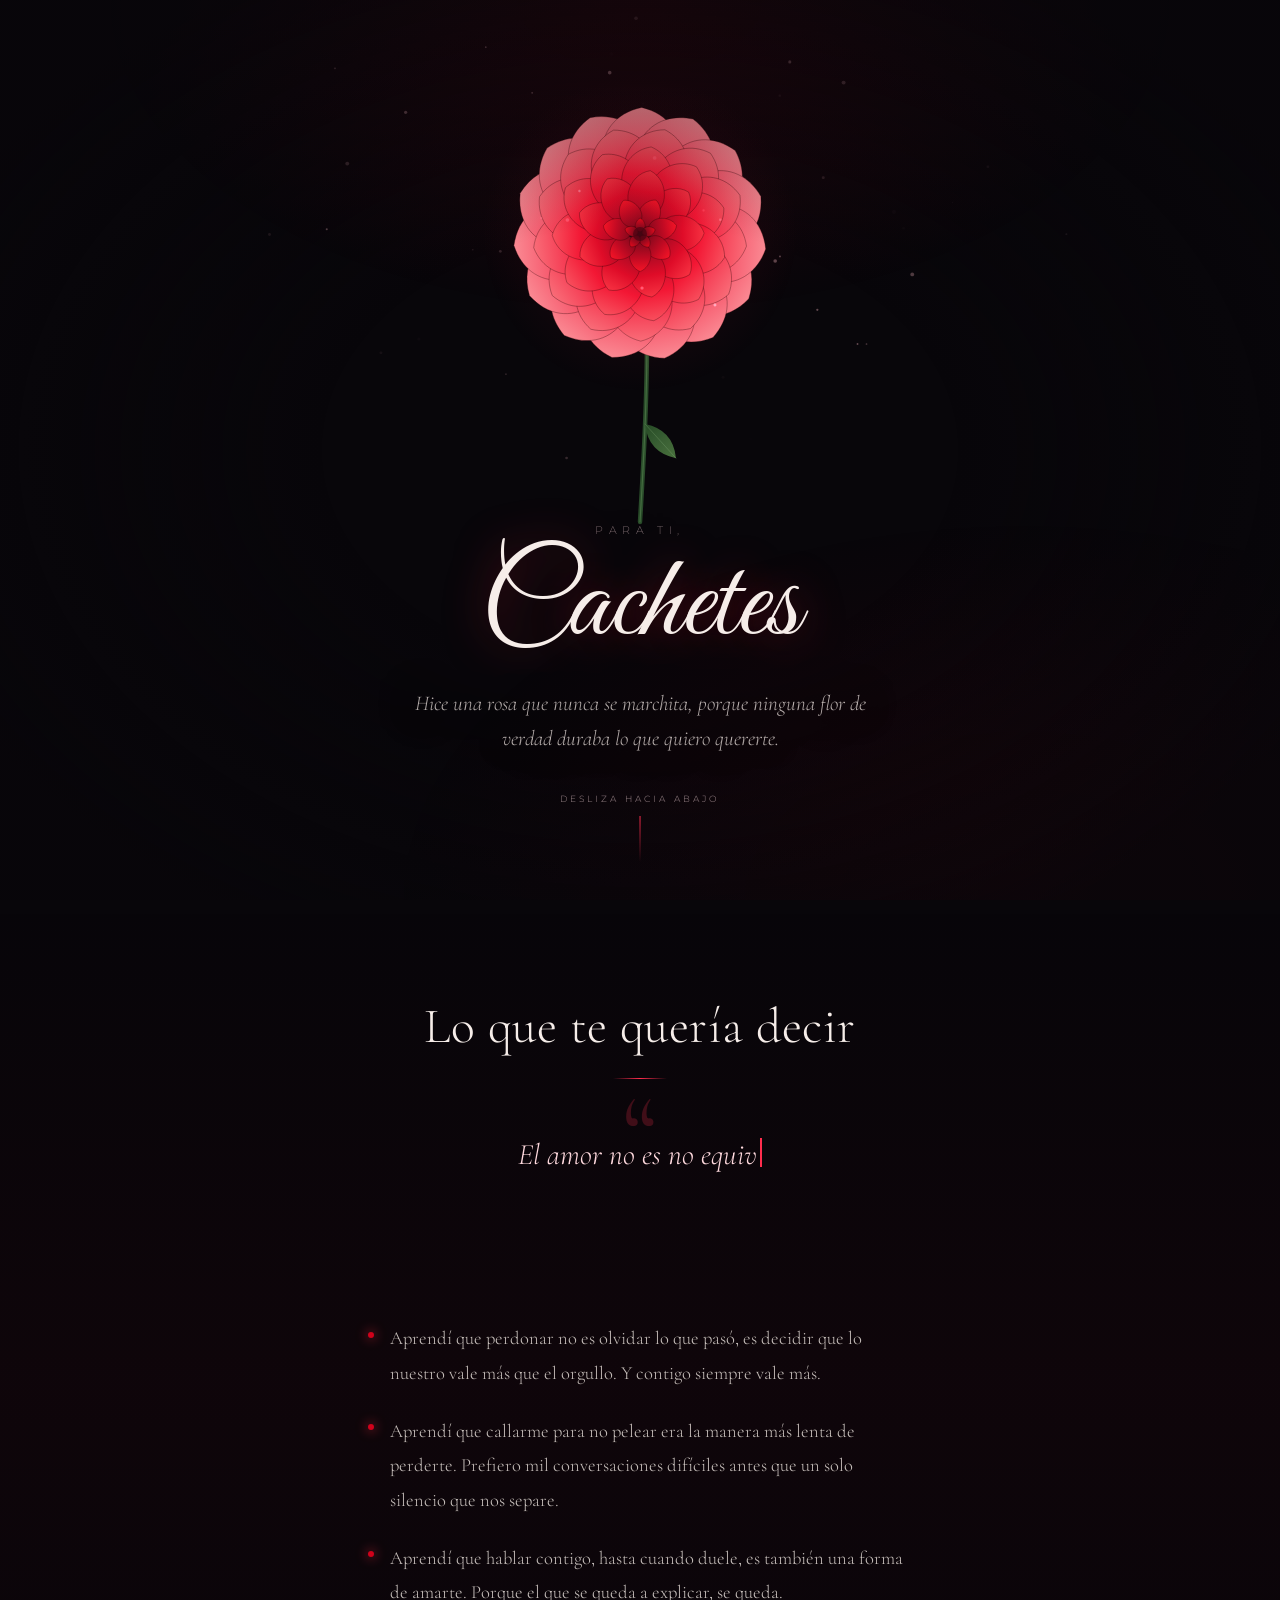
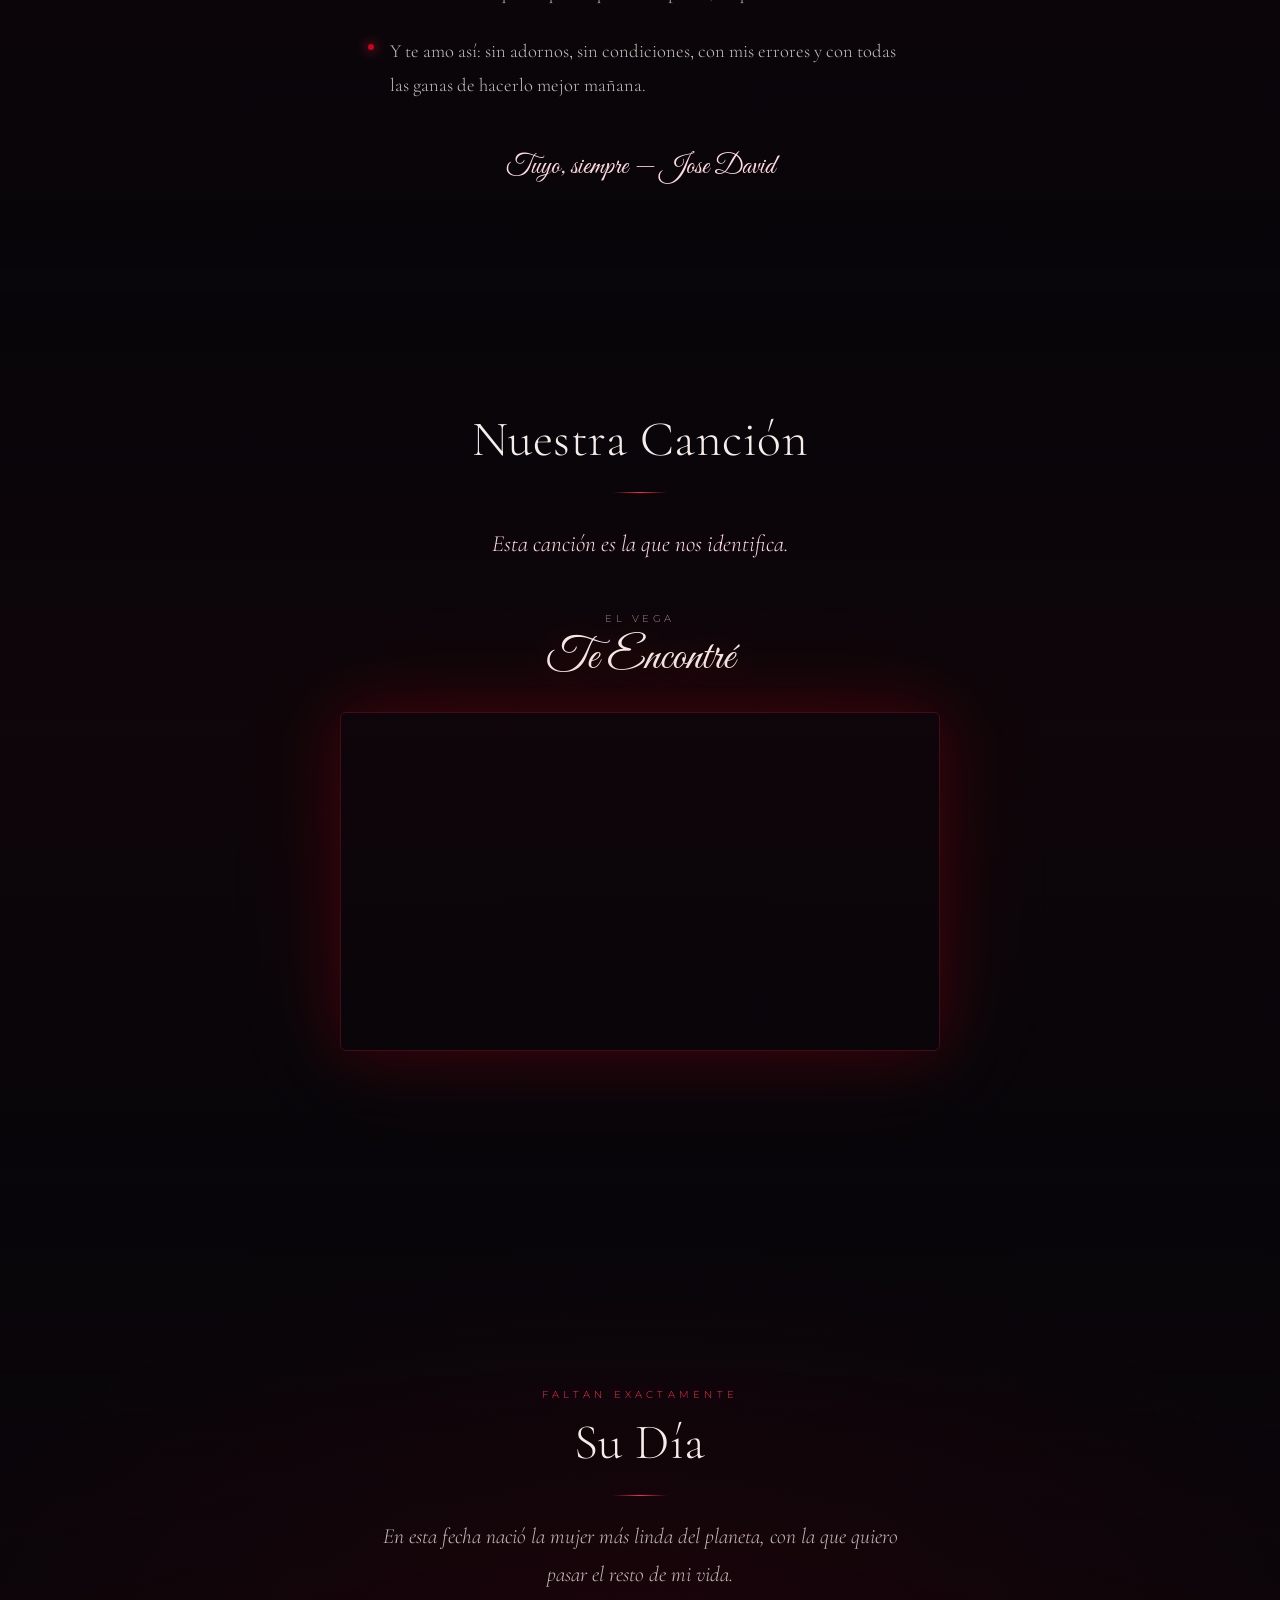
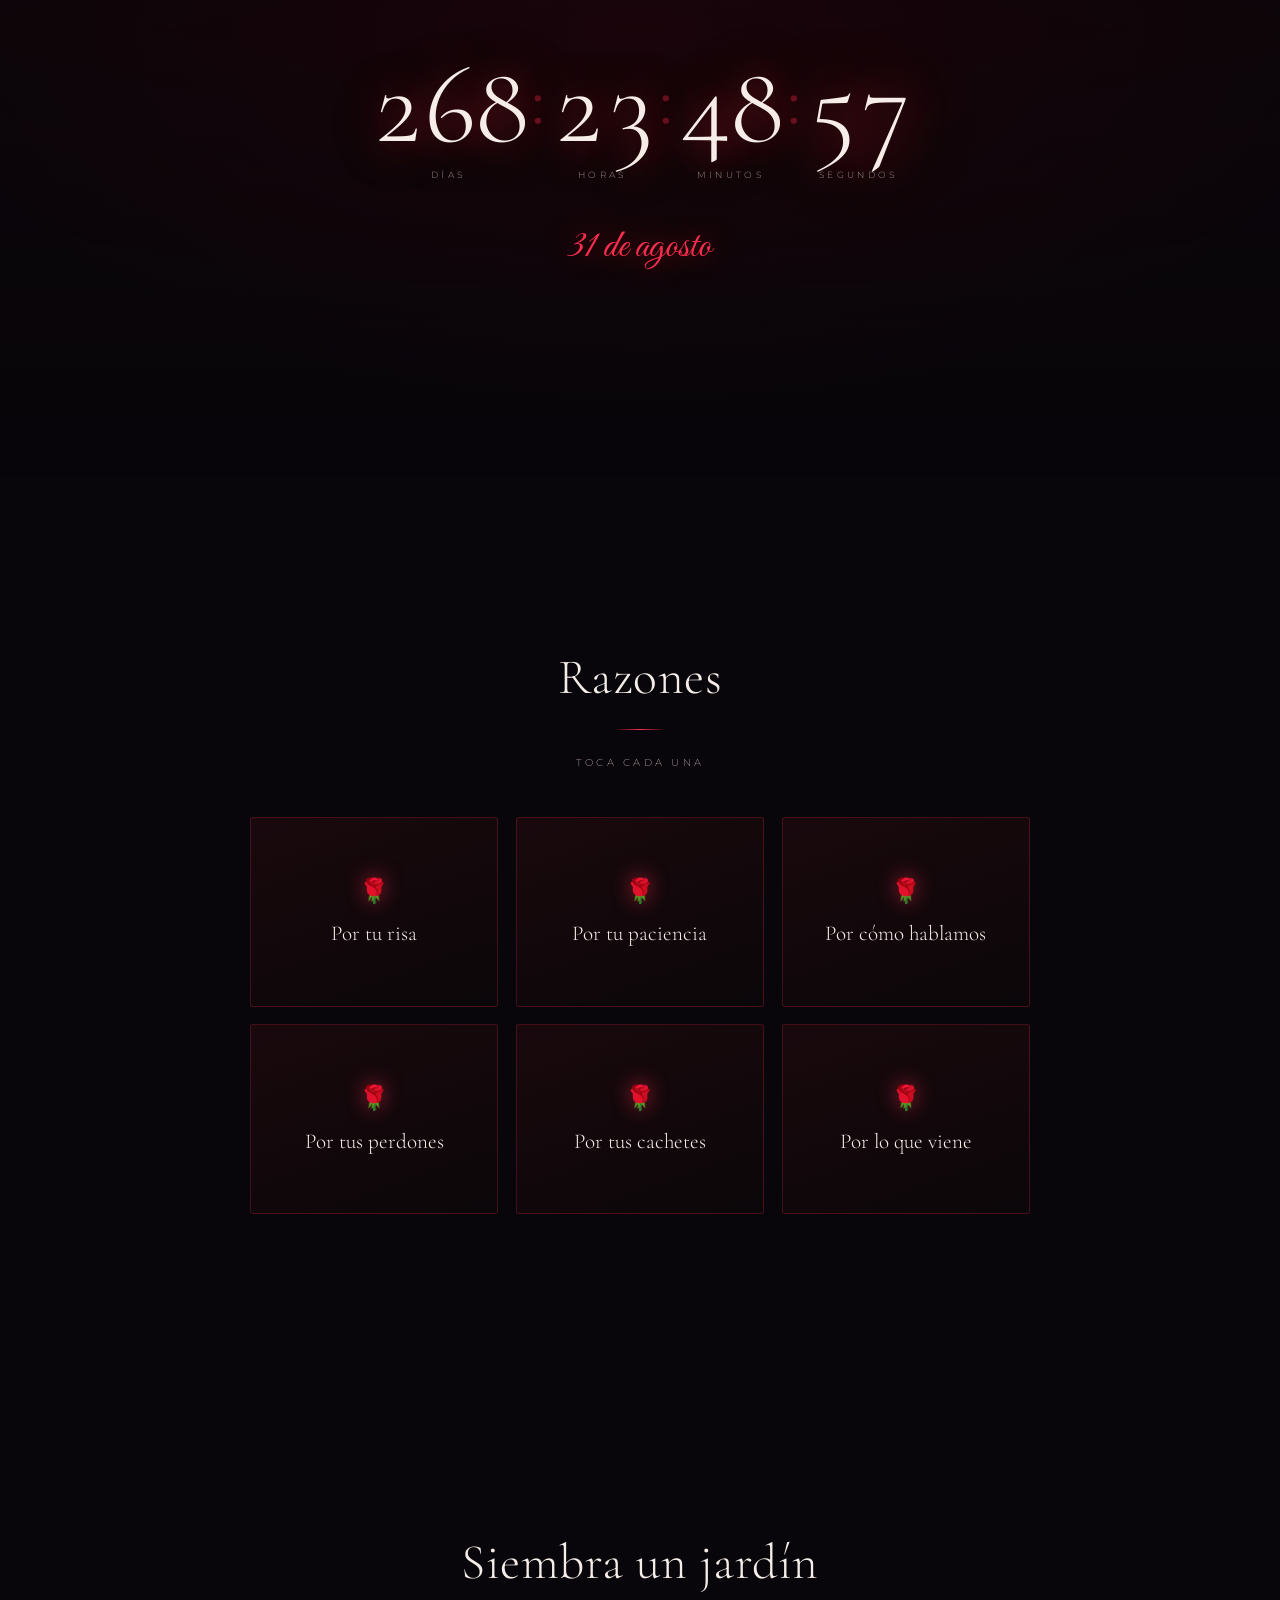
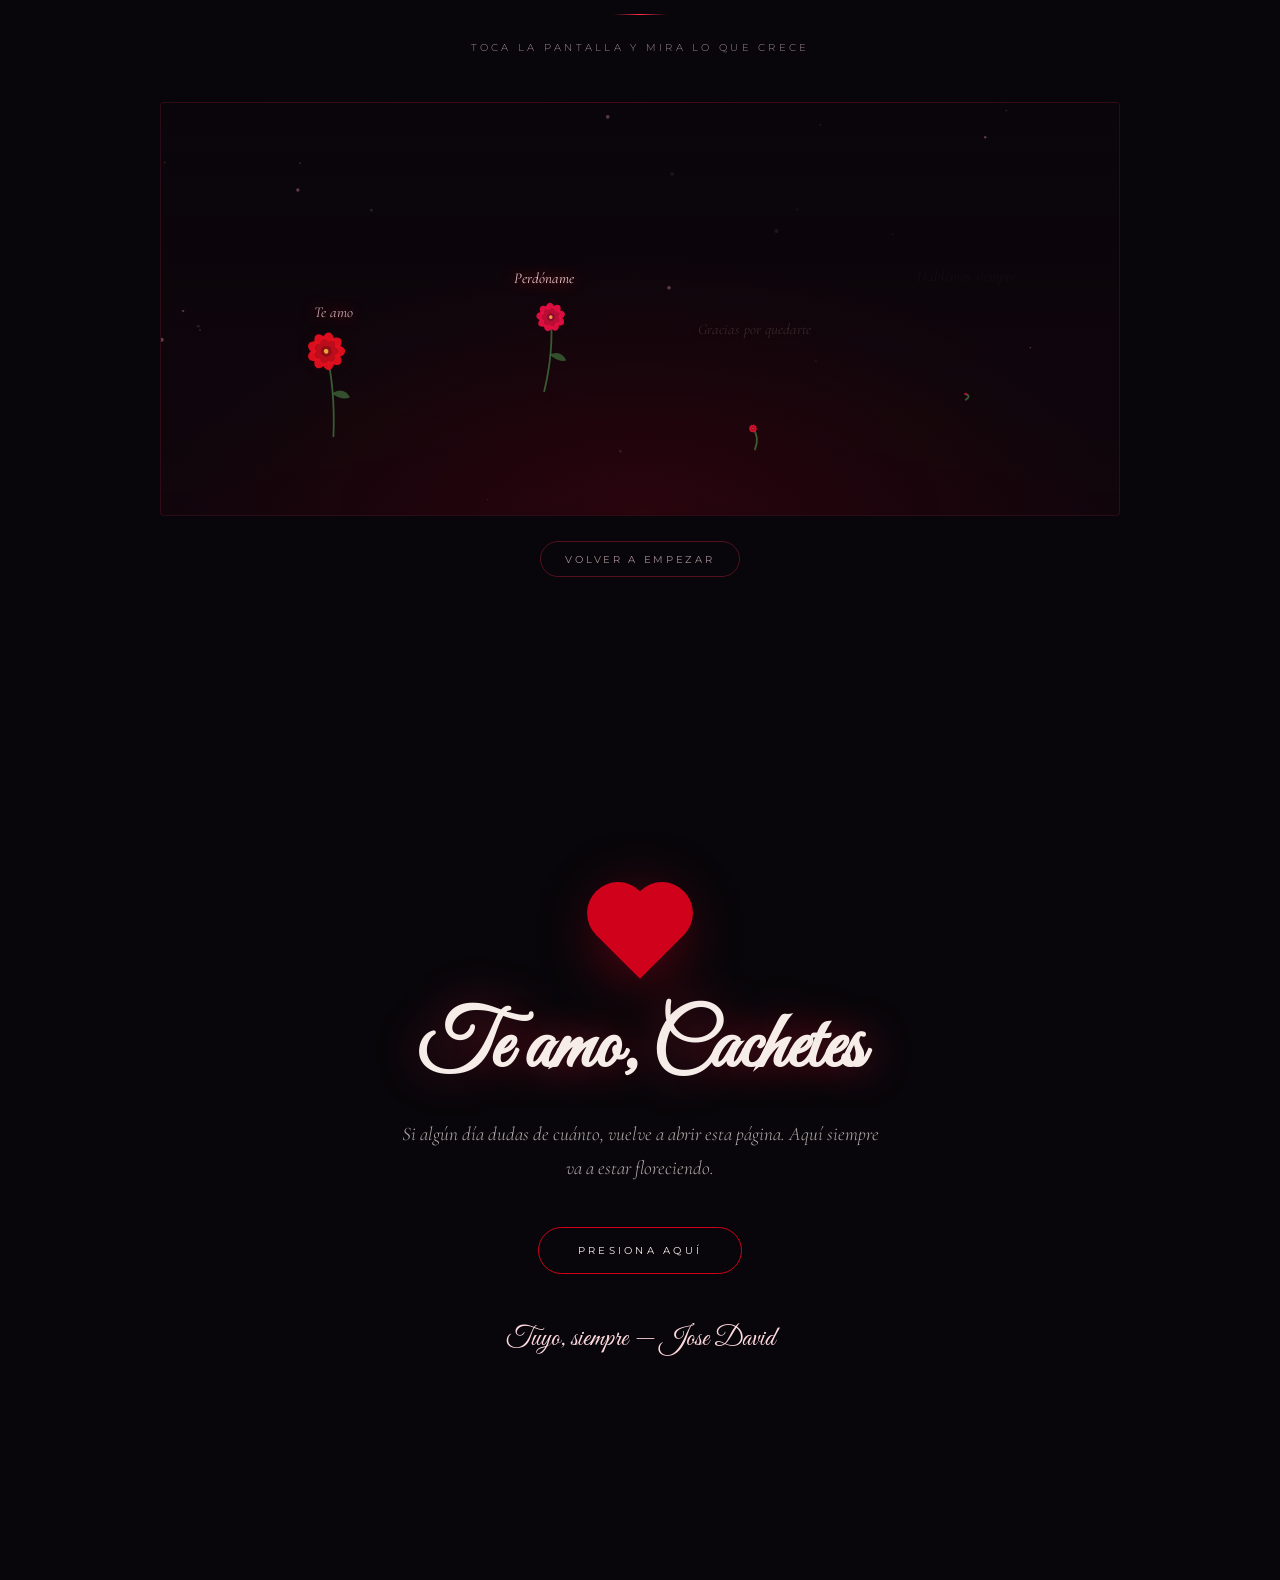
<file: index.html>
<!DOCTYPE html>
<html lang="es">
<head>
<meta charset="UTF-8">
<meta name="viewport" content="width=device-width, initial-scale=1.0">
<title>Para Cachetes ❤</title>
<meta name="description" content="Una rosa que no se marchita.">
<link rel="preconnect" href="https://fonts.googleapis.com">
<link rel="preconnect" href="https://fonts.gstatic.com" crossorigin>
<link href="https://fonts.googleapis.com/css2?family=Cormorant+Garamond:ital,wght@0,300;0,400;0,600;1,300;1,400&family=Montserrat:wght@200;300;400;500&family=Great+Vibes&display=swap" rel="stylesheet">
<link rel="stylesheet" href="style.css">
<link rel="icon" href="data:image/svg+xml,<svg xmlns='http://www.w3.org/2000/svg' viewBox='0 0 100 100'><text y='.9em' font-size='90'>🌹</text></svg>">
</head>
<body>

<!-- Lluvia de pétalos (fondo, toda la página) -->
<canvas id="petalos" aria-hidden="true"></canvas>

<!-- ══════════ 1. INICIO ══════════ -->
<section id="inicio" class="seccion hero">
  <div class="vineta"></div>
  <canvas id="rosa" aria-label="Una rosa roja que florece"></canvas>
  <div class="hero-texto">
    <p class="saludo" data-rev>Para ti,</p>
    <h1 class="titulo-hero" data-rev>Cachetes</h1>
    <p class="subtitulo" data-rev></p>
  </div>
  <div class="scroll-hint" data-rev>
    <span></span>
    <div class="linea"></div>
  </div>
</section>

<!-- ══════════ 2. LA CARTA ══════════ -->
<section id="carta" class="seccion carta">
  <div class="contenedor">
    <h2 class="titulo-seccion" data-rev></h2>
    <blockquote class="frase" data-rev>
      <span class="comilla">“</span>
      <p id="frase-texto"></p>
    </blockquote>
    <div class="parrafos" id="carta-parrafos"></div>
    <p class="firma" data-rev></p>
  </div>
</section>

<!-- ══════════ 3. NUESTRA CANCIÓN ══════════ -->
<section id="cancion" class="seccion cancion">
  <div class="contenedor">
    <h2 class="titulo-seccion" data-rev></h2>
    <p class="cancion-descripcion" data-rev></p>
    <div class="cancion-player" data-rev>
      <div class="cancion-info">
        <span class="cancion-artista"></span>
        <span class="cancion-titulo-track"></span>
      </div>
      <div class="cancion-embed">
        <iframe
          src="https://www.youtube-nocookie.com/embed/8g3KHA8ROiA?rel=0&modestbranding=1&color=white"
          title="El Vega - Te Encontré"
          allow="autoplay; encrypted-media"
          allowfullscreen
          loading="lazy">
        </iframe>
      </div>
    </div>
  </div>
</section>

<!-- ══════════ 4. SU DÍA — CUENTA REGRESIVA ══════════ -->
<section id="cumpleanos" class="seccion cumpleanos">
  <div class="contenedor">
    <p class="cd-etiqueta" data-rev></p>
    <h2 class="titulo-seccion" data-rev></h2>
    <p class="cd-mensaje" data-rev></p>

    <div class="cd-wrap" data-rev>
      <div class="cd-unidades">
        <div class="cd-unidad">
          <span class="cd-numero" id="cd-dias">00</span>
          <span class="cd-label">días</span>
        </div>
        <span class="cd-sep">:</span>
        <div class="cd-unidad">
          <span class="cd-numero" id="cd-horas">00</span>
          <span class="cd-label">horas</span>
        </div>
        <span class="cd-sep">:</span>
        <div class="cd-unidad">
          <span class="cd-numero" id="cd-minutos">00</span>
          <span class="cd-label">minutos</span>
        </div>
        <span class="cd-sep">:</span>
        <div class="cd-unidad">
          <span class="cd-numero" id="cd-segs">00</span>
          <span class="cd-label">segundos</span>
        </div>
      </div>
      <p class="cd-fecha" data-rev>31 de agosto</p>
    </div>

    <div class="cumple-activo" id="cumple-activo" style="display:none">
      <p class="cumple-titulo" id="cumple-titulo"></p>
      <p class="cumple-texto" id="cumple-texto"></p>
    </div>
  </div>
</section>

<!-- ══════════ 5. RAZONES ══════════ -->
<section id="razones" class="seccion razones">
  <div class="contenedor">
    <h2 class="titulo-seccion" data-rev></h2>
    <p class="pista" data-rev></p>
    <div class="tarjetas" id="tarjetas"></div>
  </div>
</section>

<!-- ══════════ 6. JARDÍN INTERACTIVO ══════════ -->
<section id="jardin" class="seccion jardin">
  <div class="contenedor">
    <h2 class="titulo-seccion" data-rev></h2>
    <p class="pista" data-rev></p>
  </div>
  <canvas id="jardin-canvas"></canvas>
  <button id="limpiar-jardin" class="btn-fantasma" type="button">volver a empezar</button>
</section>

<!-- ══════════ 7. FINAL ══════════ -->
<section id="final" class="seccion final">
  <div class="contenedor">
    <div class="corazon" id="corazon" aria-hidden="true"></div>
    <h2 class="titulo-final" data-rev></h2>
    <p class="texto-final" data-rev></p>
    <button id="btn-final" class="btn" type="button"></button>
    <p class="firma-final" data-rev></p>
  </div>
</section>

<script src="contenido.js"></script>
<script src="rosa.js"></script>
<script src="petalos.js"></script>
<script src="jardin.js"></script>
<script src="app.js"></script>
<script src="cumpleanos.js"></script>
</body>
</html>
</file>
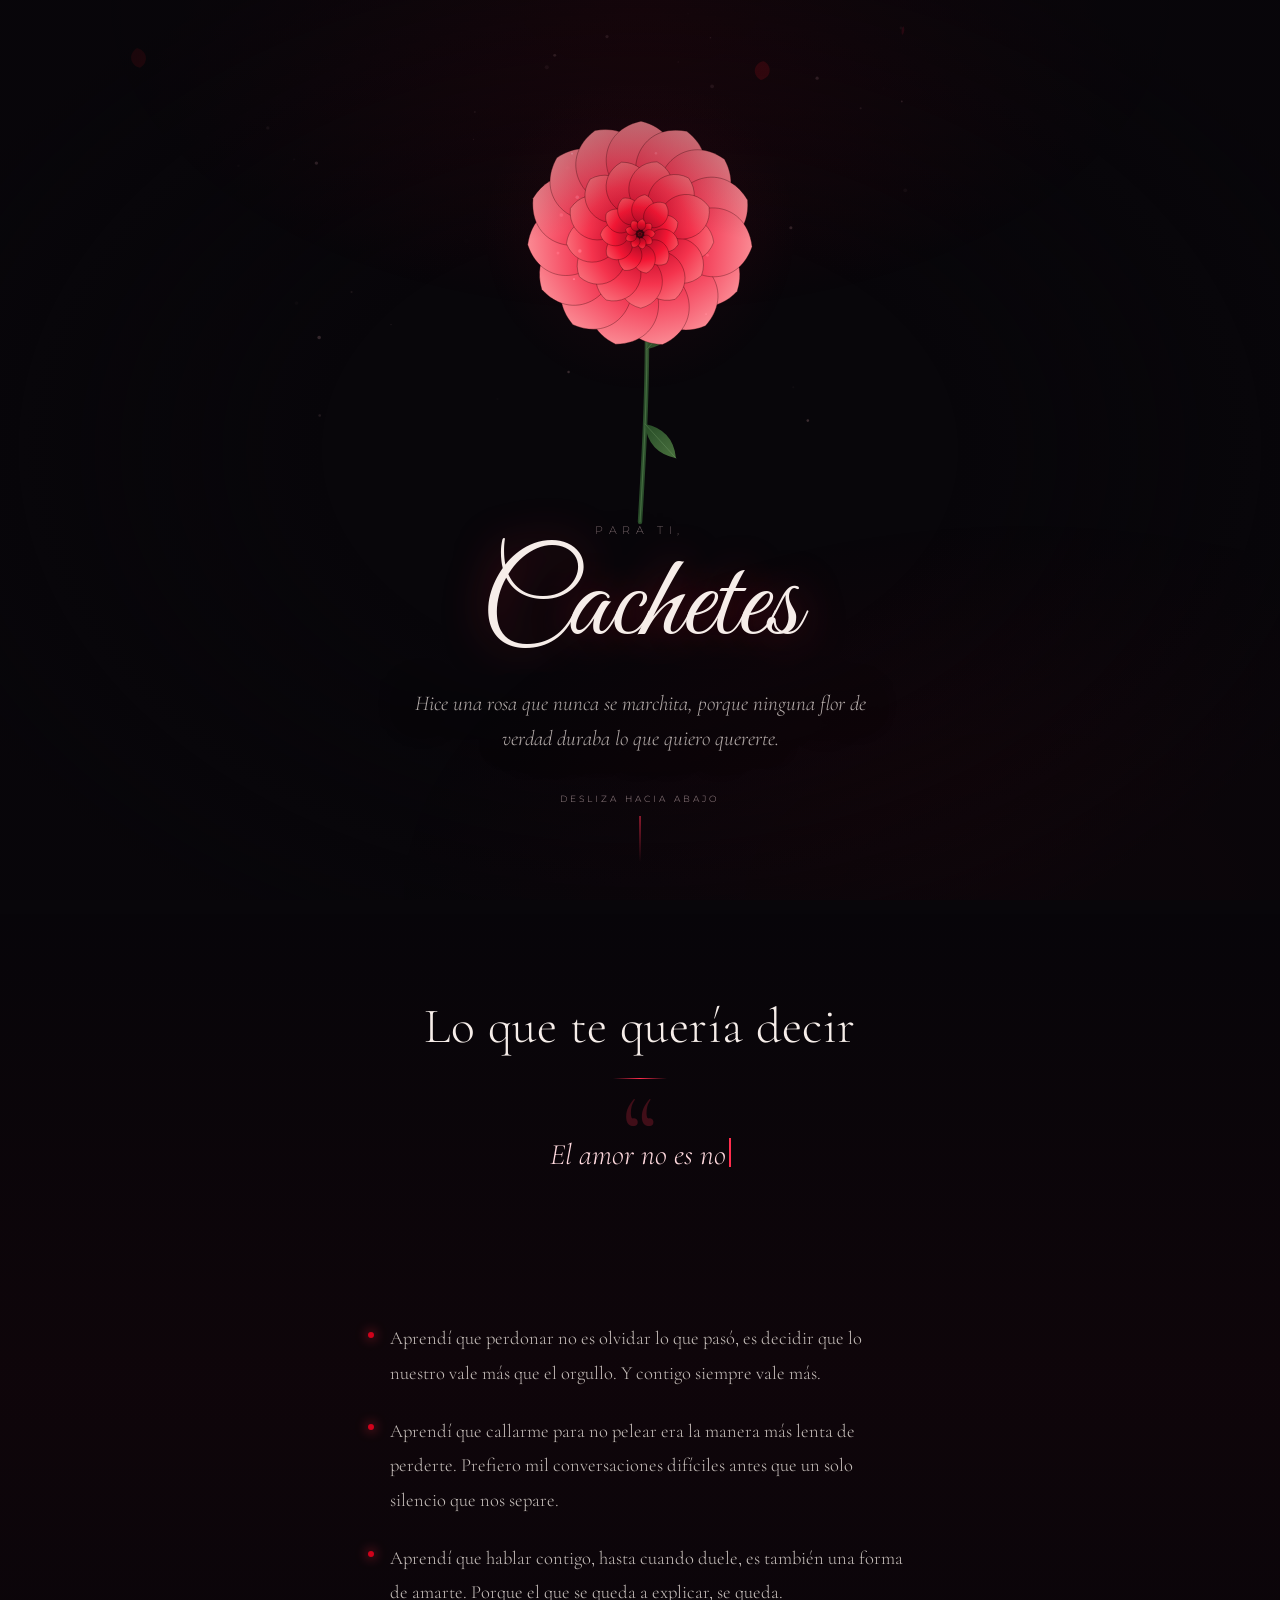
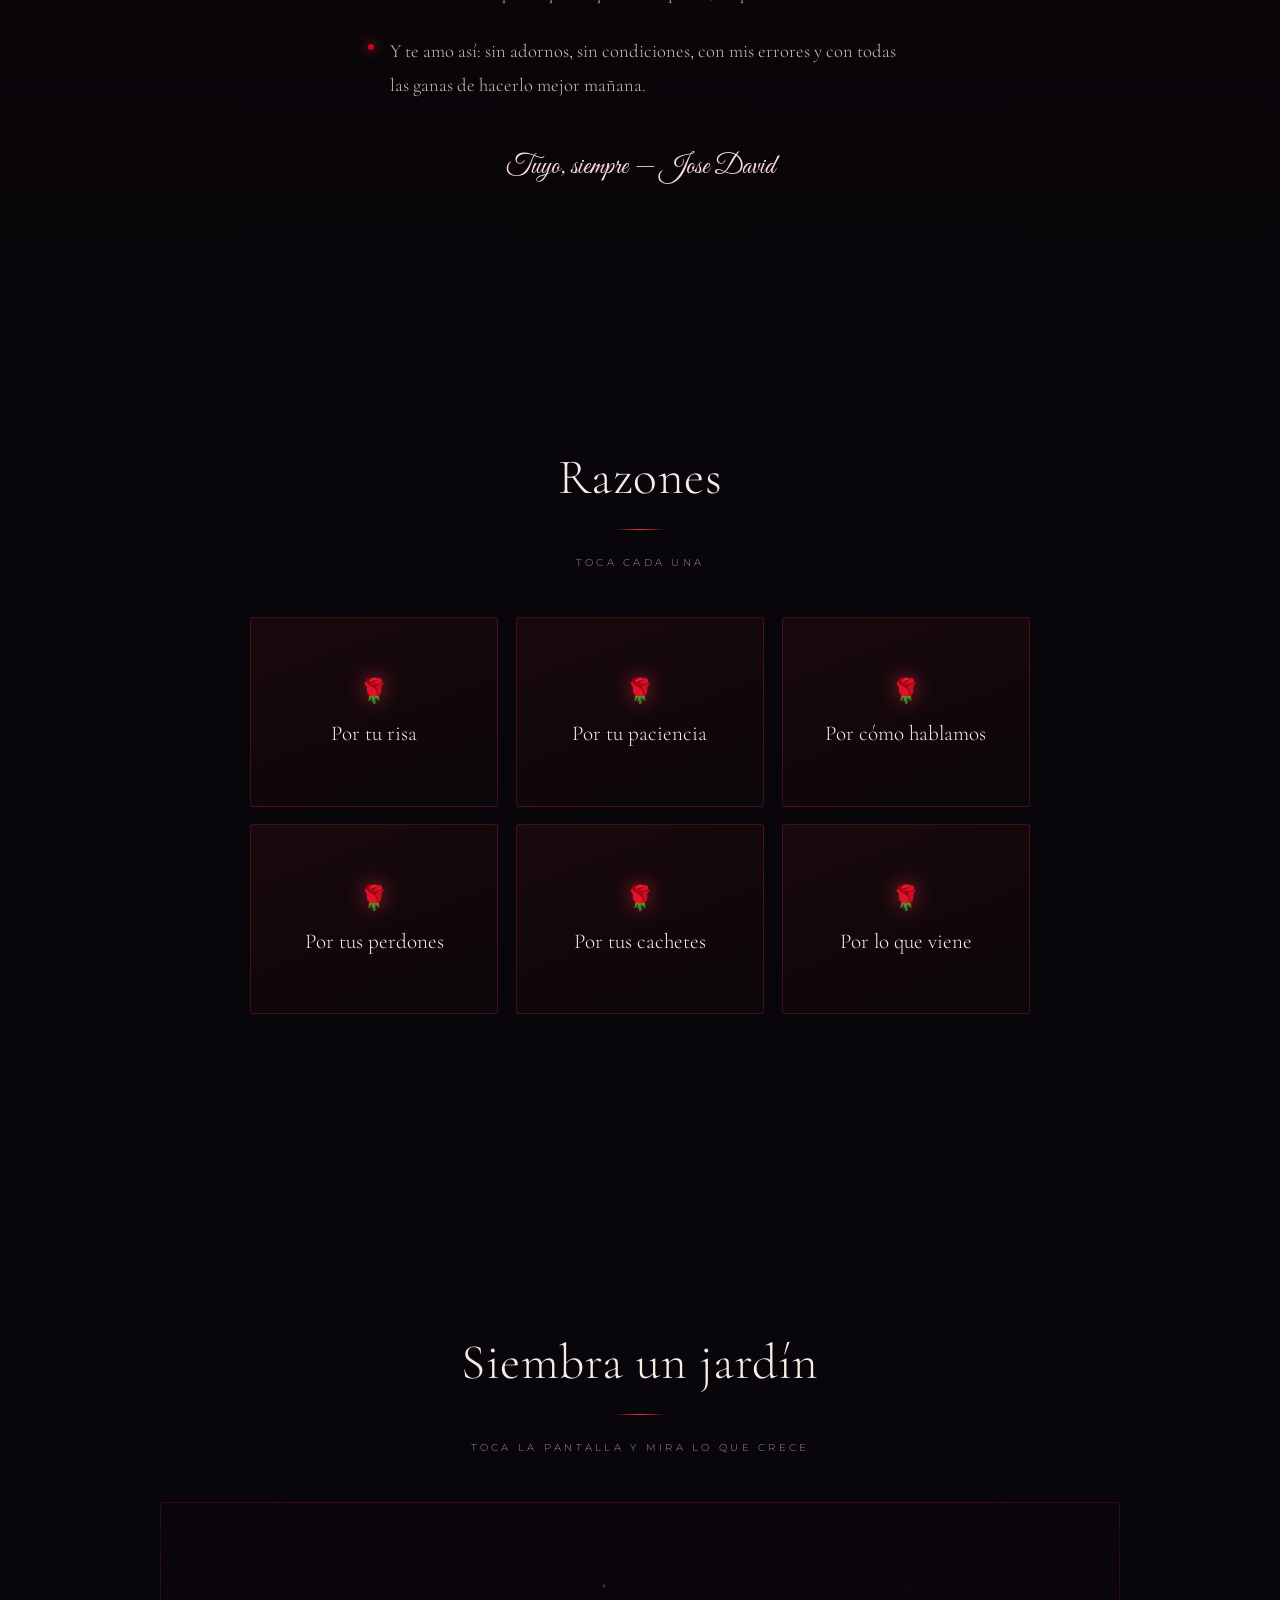
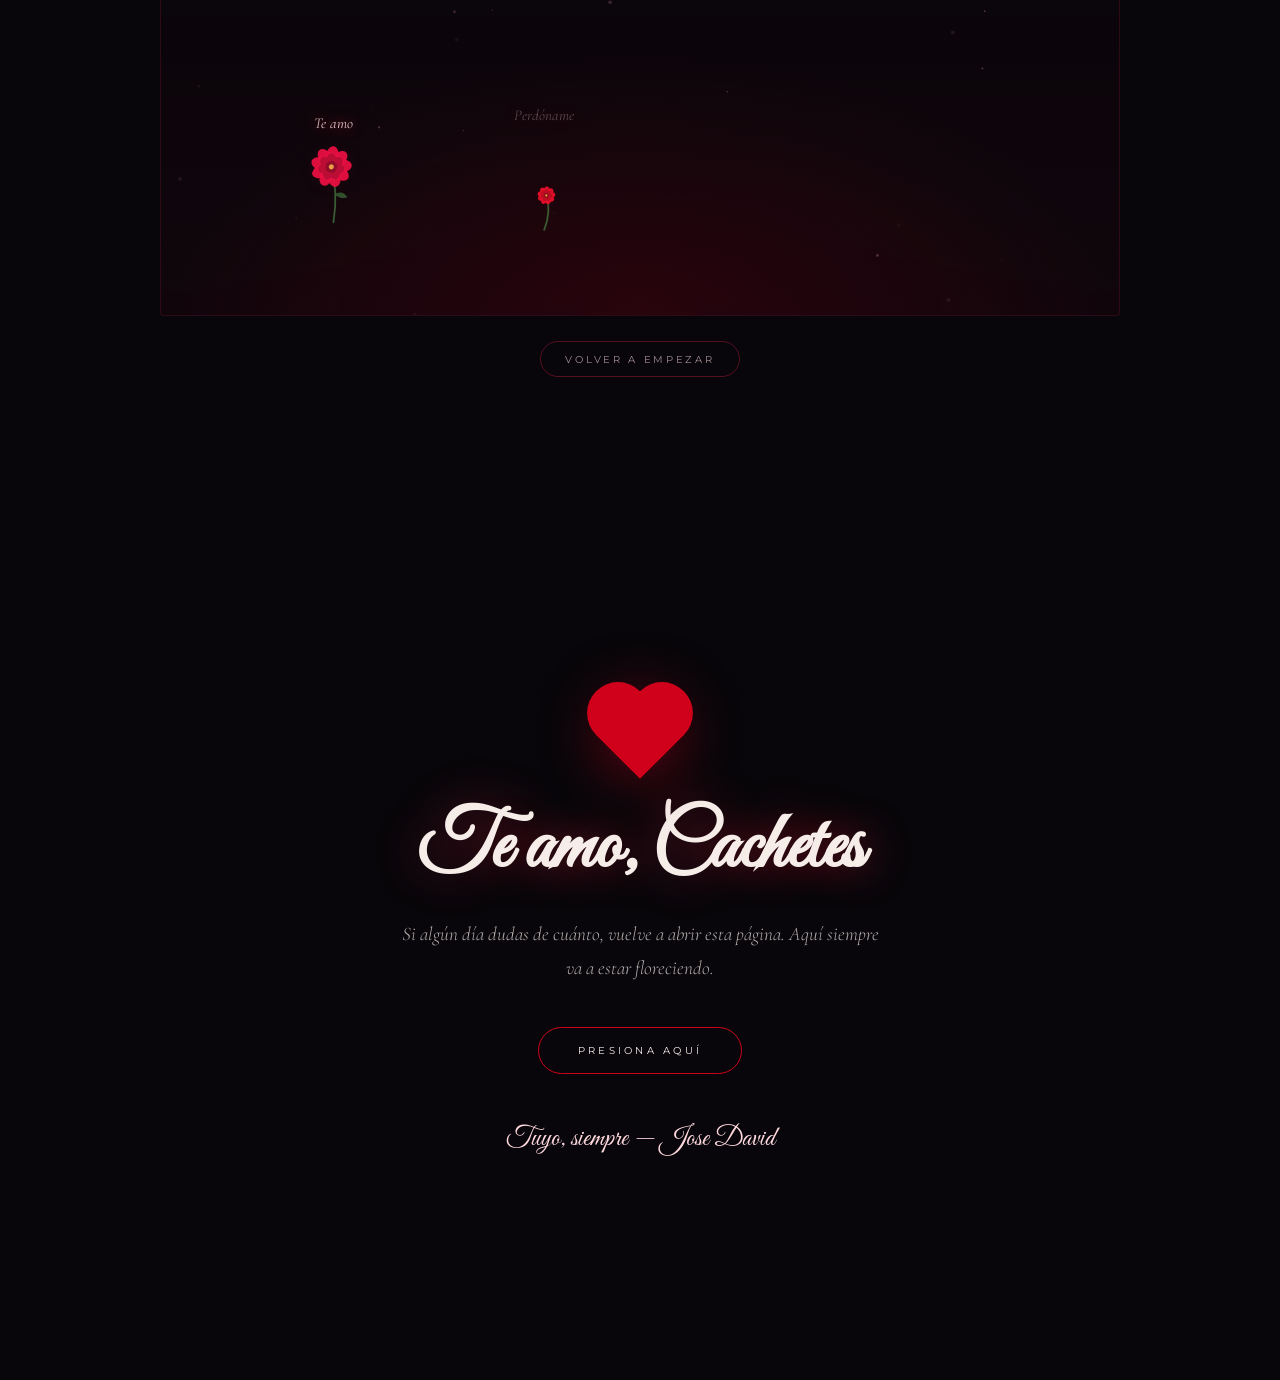
<file: para-cachetes.html>
<!DOCTYPE html>
<html lang="es">
<head>
<meta charset="UTF-8">
<meta name="viewport" content="width=device-width, initial-scale=1.0">
<title>Para Cachetes ❤</title>
<meta name="description" content="Una rosa que no se marchita.">
<link rel="preconnect" href="https://fonts.googleapis.com">
<link rel="preconnect" href="https://fonts.gstatic.com" crossorigin>
<link href="https://fonts.googleapis.com/css2?family=Cormorant+Garamond:ital,wght@0,300;0,400;0,600;1,300;1,400&family=Montserrat:wght@200;300;400;500&family=Great+Vibes&display=swap" rel="stylesheet">
<style>
/* =============================================================
   Para Cachetes — hoja de estilos
   Paleta: rojo pasión sobre negro
   ============================================================= */

:root {
  --negro:        #08060a;
  --negro-suave:  #100a0e;
  --rojo:         #d0021b;
  --rojo-vivo:    #ff2d4d;
  --rojo-hondo:   #6b0210;
  --rosa-palido:  #ffd9de;
  --crema:        #f6ede9;
  --gris:         #a08b8f;
  --serif:  'Cormorant Garamond', Georgia, serif;
  --sans:   'Montserrat', system-ui, sans-serif;
  --script: 'Great Vibes', 'Cormorant Garamond', cursive;
}

* { margin: 0; padding: 0; box-sizing: border-box; }

html { scroll-behavior: smooth; }

body {
  background: var(--negro);
  color: var(--crema);
  font-family: var(--sans);
  font-weight: 300;
  overflow-x: hidden;
  -webkit-font-smoothing: antialiased;
}

/* Fondo con brillo rojo muy tenue */
body::before {
  content: '';
  position: fixed;
  inset: 0;
  background:
    radial-gradient(ellipse 60% 50% at 50% 0%,   rgba(208, 2, 27, .13), transparent 70%),
    radial-gradient(ellipse 70% 60% at 80% 100%, rgba(107, 2, 16, .18), transparent 70%);
  pointer-events: none;
  z-index: 0;
}

#petalos {
  position: fixed;
  inset: 0;
  width: 100%;
  height: 100%;
  pointer-events: none;
  z-index: 1;
}

.seccion {
  position: relative;
  z-index: 2;
  min-height: 100vh;
  display: flex;
  flex-direction: column;
  align-items: center;
  justify-content: center;
  padding: 6rem 1.5rem;
}

.contenedor {
  width: 100%;
  max-width: 860px;
  margin: 0 auto;
  text-align: center;
}

/* --- Animación de aparición --- */
[data-rev] {
  opacity: 0;
  transform: translateY(28px);
  transition: opacity 1.1s cubic-bezier(.22,.61,.36,1),
              transform 1.1s cubic-bezier(.22,.61,.36,1);
}
[data-rev].visible { opacity: 1; transform: none; }

/* ══════════ 1. HERO ══════════ */
.hero {
  padding: 0 0 9rem;
  overflow: hidden;
  justify-content: flex-end;
}

#rosa {
  position: absolute;
  inset: 0;
  width: 100%;
  height: 100%;
  z-index: 1;
}

.vineta {
  position: absolute;
  inset: 0;
  z-index: 2;
  pointer-events: none;
  background: radial-gradient(ellipse at center, transparent 35%, rgba(8,6,10,.75) 85%);
}

.hero-texto {
  position: relative;
  z-index: 3;
  text-align: center;
  padding: 0 1.5rem;
  margin-top: 0;
  text-shadow: 0 2px 30px rgba(8,6,10,.95), 0 0 60px rgba(8,6,10,.8);
}

.saludo {
  font-family: var(--sans);
  font-weight: 200;
  letter-spacing: .5em;
  text-transform: uppercase;
  font-size: .68rem;
  color: var(--gris);
  margin-bottom: .8rem;
  transition-delay: 2.6s;
}

.titulo-hero {
  font-family: var(--script);
  font-weight: 400;
  font-size: clamp(3.6rem, 13vw, 7.5rem);
  line-height: .95;
  color: var(--crema);
  transition-delay: 2.9s;
  text-shadow: 0 0 42px rgba(255, 45, 77, .38), 0 4px 40px rgba(0,0,0,.9);
}

.subtitulo {
  font-family: var(--serif);
  font-style: italic;
  font-size: clamp(1rem, 2.4vw, 1.32rem);
  font-weight: 300;
  color: rgba(246,237,233,.72);
  max-width: 30rem;
  margin: 1.4rem auto 0;
  line-height: 1.65;
  transition-delay: 3.3s;
}

.scroll-hint {
  position: absolute;
  bottom: 2.4rem;
  left: 50%;
  transform: translateX(-50%) translateY(28px);
  z-index: 3;
  display: flex;
  flex-direction: column;
  align-items: center;
  gap: .7rem;
  transition-delay: 4s;
}
.scroll-hint.visible { transform: translateX(-50%); }
.scroll-hint span {
  font-size: .58rem;
  letter-spacing: .34em;
  text-transform: uppercase;
  color: var(--gris);
}
.scroll-hint .linea {
  width: 1px;
  height: 46px;
  background: linear-gradient(var(--rojo-vivo), transparent);
  animation: fluir 2.4s ease-in-out infinite;
}
@keyframes fluir {
  0%, 100% { transform: scaleY(.35); opacity: .35; transform-origin: top; }
  50%      { transform: scaleY(1);   opacity: 1;   transform-origin: top; }
}

/* ══════════ Títulos de sección ══════════ */
.titulo-seccion {
  font-family: var(--serif);
  font-weight: 300;
  font-size: clamp(2rem, 5.5vw, 3.1rem);
  letter-spacing: .01em;
  margin-bottom: 1rem;
}
.titulo-seccion::after {
  content: '';
  display: block;
  width: 54px;
  height: 1px;
  margin: 1.4rem auto 0;
  background: linear-gradient(90deg, transparent, var(--rojo-vivo), transparent);
}

.pista {
  font-size: .64rem;
  letter-spacing: .32em;
  text-transform: uppercase;
  color: var(--gris);
  margin: 1.6rem 0 3rem;
  transition-delay: .15s;
}

/* ══════════ 2. CARTA ══════════ */
.carta { background: linear-gradient(180deg, transparent, rgba(107,2,16,.07) 50%, transparent); }

.frase {
  position: relative;
  margin: 3.2rem auto 3.6rem;
  max-width: 40rem;
  transition-delay: .2s;
}
.frase .comilla {
  position: absolute;
  top: -3.2rem;
  left: 50%;
  transform: translateX(-50%);
  font-family: var(--serif);
  font-size: 7rem;
  line-height: 1;
  color: rgba(255,45,77,.22);
  pointer-events: none;
}
.frase p {
  font-family: var(--serif);
  font-style: italic;
  font-size: clamp(1.25rem, 3.4vw, 1.85rem);
  line-height: 1.6;
  color: var(--rosa-palido);
  min-height: 4.5em;
}
.frase p .cursor {
  display: inline-block;
  width: 2px;
  height: 1em;
  vertical-align: -.12em;
  background: var(--rojo-vivo);
  margin-left: 3px;
  animation: parpadeo .85s steps(2) infinite;
}
@keyframes parpadeo { 0%,49% { opacity: 1 } 50%,100% { opacity: 0 } }

.parrafos {
  display: flex;
  flex-direction: column;
  gap: 1.5rem;
  max-width: 34rem;
  margin: 0 auto;
}
.parrafos p {
  font-family: var(--serif);
  font-size: clamp(1.02rem, 2.3vw, 1.16rem);
  line-height: 1.85;
  color: rgba(246,237,233,.8);
  position: relative;
  padding-left: 1.4rem;
  text-align: left;
}
.parrafos p::before {
  content: '';
  position: absolute;
  left: 0; top: .55em;
  width: 6px; height: 6px;
  border-radius: 50%;
  background: var(--rojo);
  box-shadow: 0 0 12px var(--rojo-vivo);
}

.firma, .firma-final {
  font-family: var(--script);
  font-size: 1.7rem;
  color: var(--rosa-palido);
  margin-top: 3rem;
  opacity: .85;
  transition-delay: .3s;
}

/* ══════════ 3. TARJETAS ══════════ */
.tarjetas {
  display: grid;
  grid-template-columns: repeat(auto-fit, minmax(220px, 1fr));
  gap: 1.1rem;
  max-width: 780px;
  margin: 0 auto;
}

.tarjeta {
  perspective: 1200px;
  height: 190px;
  cursor: pointer;
  background: none;
  border: none;
  padding: 0;
  font: inherit;
  color: inherit;
}
.tarjeta-inner {
  position: relative;
  width: 100%;
  height: 100%;
  transition: transform .75s cubic-bezier(.4,.2,.2,1);
  transform-style: preserve-3d;
}
.tarjeta.volteada .tarjeta-inner { transform: rotateY(180deg); }

.cara {
  position: absolute;
  inset: 0;
  backface-visibility: hidden;
  -webkit-backface-visibility: hidden;
  border-radius: 3px;
  display: flex;
  align-items: center;
  justify-content: center;
  padding: 1.6rem 1.2rem;
  text-align: center;
  border: 1px solid rgba(255,45,77,.22);
  background: linear-gradient(160deg, rgba(28,10,14,.9), rgba(12,7,10,.92));
  transition: border-color .4s, box-shadow .4s;
}
.tarjeta:hover .cara { border-color: rgba(255,45,77,.55); box-shadow: 0 0 34px rgba(208,2,27,.22); }

.cara-frente {
  font-family: var(--serif);
  font-size: 1.32rem;
  color: var(--crema);
  flex-direction: column;
  gap: .9rem;
}
.cara-frente .flor { font-size: 1.5rem; filter: drop-shadow(0 0 10px rgba(255,45,77,.6)); }

.cara-atras {
  transform: rotateY(180deg);
  font-family: var(--serif);
  font-style: italic;
  font-size: 1.02rem;
  line-height: 1.65;
  color: var(--rosa-palido);
  background: linear-gradient(160deg, rgba(107,2,16,.55), rgba(20,4,8,.95));
  border-color: rgba(255,45,77,.4);
}

/* ══════════ 4. JARDÍN ══════════ */
.jardin { padding-bottom: 3rem; }
#jardin-canvas {
  width: 100%;
  max-width: 960px;
  height: 46vh;
  min-height: 300px;
  margin: 0 auto;
  display: block;
  cursor: crosshair;
  border-radius: 4px;
  border: 1px solid rgba(255,45,77,.14);
  background:
    radial-gradient(ellipse 70% 90% at 50% 100%, rgba(107,2,16,.28), transparent 70%),
    linear-gradient(180deg, rgba(10,6,12,.6), rgba(18,6,12,.85));
  touch-action: manipulation;
}

.btn-fantasma {
  margin-top: 1.6rem;
  background: none;
  border: 1px solid rgba(255,45,77,.3);
  color: var(--gris);
  font-family: var(--sans);
  font-size: .6rem;
  letter-spacing: .28em;
  text-transform: uppercase;
  padding: .7rem 1.5rem;
  border-radius: 999px;
  cursor: pointer;
  transition: .35s;
}
.btn-fantasma:hover { color: var(--crema); border-color: var(--rojo-vivo); }

/* ══════════ 5. FINAL ══════════ */
.final { text-align: center; }

.corazon {
  position: relative;
  width: 62px;
  height: 62px;
  margin: 0 auto 2.4rem;
  background: var(--rojo);
  transform: rotate(-45deg);
  box-shadow: 0 0 60px rgba(208,2,27,.6);
  animation: latir 1.5s ease-in-out infinite;
}
.corazon::before, .corazon::after {
  content: '';
  position: absolute;
  width: 62px;
  height: 62px;
  background: var(--rojo);
  border-radius: 50%;
}
.corazon::before { top: -31px; left: 0; }
.corazon::after  { top: 0; left: 31px; }
@keyframes latir {
  0%, 100%  { transform: rotate(-45deg) scale(1); }
  14%       { transform: rotate(-45deg) scale(1.16); }
  28%       { transform: rotate(-45deg) scale(1); }
  42%       { transform: rotate(-45deg) scale(1.11); }
}

.titulo-final {
  font-family: var(--script);
  font-size: clamp(2.6rem, 9vw, 5rem);
  color: var(--crema);
  text-shadow: 0 0 44px rgba(255,45,77,.4);
  line-height: 1.1;
}
.texto-final {
  font-family: var(--serif);
  font-style: italic;
  font-size: clamp(1rem, 2.4vw, 1.2rem);
  color: rgba(246,237,233,.72);
  max-width: 30rem;
  margin: 1.6rem auto 2.6rem;
  line-height: 1.75;
  transition-delay: .15s;
}

.btn {
  background: transparent;
  border: 1px solid var(--rojo);
  color: var(--crema);
  font-family: var(--sans);
  font-size: .64rem;
  letter-spacing: .32em;
  text-transform: uppercase;
  padding: 1rem 2.4rem;
  border-radius: 999px;
  cursor: pointer;
  position: relative;
  overflow: hidden;
  transition: color .4s, border-color .4s;
}
.btn::after {
  content: '';
  position: absolute;
  inset: 0;
  background: var(--rojo);
  transform: scaleX(0);
  transform-origin: left;
  transition: transform .45s cubic-bezier(.4,.2,.2,1);
  z-index: -1;
}
.btn:hover { border-color: var(--rojo-vivo); box-shadow: 0 0 34px rgba(208,2,27,.4); }
.btn:hover::after { transform: scaleX(1); }

/* Corazones que salen al presionar el botón */
.corazon-vuela {
  position: fixed;
  z-index: 60;
  pointer-events: none;
  font-size: 20px;
  will-change: transform, opacity;
}

@media (max-width: 640px) {
  .seccion.hero { padding: 0 0 11rem; }
  .subtitulo { max-width: 21rem; }
  .seccion { padding: 4.5rem 1.2rem; }
  .tarjeta { height: 170px; }
  .parrafos p { font-size: 1rem; }
}

@media (prefers-reduced-motion: reduce) {
  *, *::before, *::after { animation-duration: .01ms !important; transition-duration: .01ms !important; }
  [data-rev] { opacity: 1; transform: none; }
}

</style>
<link rel="icon" href="data:image/svg+xml,<svg xmlns='http://www.w3.org/2000/svg' viewBox='0 0 100 100'><text y='.9em' font-size='90'>🌹</text></svg>">
</head>
<body>

<!-- Lluvia de pétalos (fondo, toda la página) -->
<canvas id="petalos" aria-hidden="true"></canvas>

<!-- ══════════ 1. INICIO ══════════ -->
<section id="inicio" class="seccion hero">
  <div class="vineta"></div>
  <canvas id="rosa" aria-label="Una rosa roja que florece"></canvas>
  <div class="hero-texto">
    <p class="saludo" data-rev>Para ti,</p>
    <h1 class="titulo-hero" data-rev>Cachetes</h1>
    <p class="subtitulo" data-rev></p>
  </div>
  <div class="scroll-hint" data-rev>
    <span></span>
    <div class="linea"></div>
  </div>
</section>

<!-- ══════════ 2. LA CARTA ══════════ -->
<section id="carta" class="seccion carta">
  <div class="contenedor">
    <h2 class="titulo-seccion" data-rev></h2>
    <blockquote class="frase" data-rev>
      <span class="comilla">“</span>
      <p id="frase-texto"></p>
    </blockquote>
    <div class="parrafos" id="carta-parrafos"></div>
    <p class="firma" data-rev></p>
  </div>
</section>

<!-- ══════════ 3. RAZONES ══════════ -->
<section id="razones" class="seccion razones">
  <div class="contenedor">
    <h2 class="titulo-seccion" data-rev></h2>
    <p class="pista" data-rev></p>
    <div class="tarjetas" id="tarjetas"></div>
  </div>
</section>

<!-- ══════════ 4. JARDÍN INTERACTIVO ══════════ -->
<section id="jardin" class="seccion jardin">
  <div class="contenedor">
    <h2 class="titulo-seccion" data-rev></h2>
    <p class="pista" data-rev></p>
  </div>
  <canvas id="jardin-canvas"></canvas>
  <button id="limpiar-jardin" class="btn-fantasma" type="button">volver a empezar</button>
</section>

<!-- ══════════ 5. FINAL ══════════ -->
<section id="final" class="seccion final">
  <div class="contenedor">
    <div class="corazon" id="corazon" aria-hidden="true"></div>
    <h2 class="titulo-final" data-rev></h2>
    <p class="texto-final" data-rev></p>
    <button id="btn-final" class="btn" type="button"></button>
    <p class="firma-final" data-rev></p>
  </div>
</section>

<script>
/* =============================================================
   contenido.js  —  Aquí vive todo lo que se puede cambiar.
   Si quieres editar un texto, cámbialo AQUÍ. Nada más.
   ============================================================= */

const CONTENIDO = {

  /* --- Lo básico --- */
  nombre: "Carolina",
  apodo: "Cachetes",
  firma: "Tuyo, siempre — Jose David",

  /* --- Pantalla de inicio --- */
  hero: {
    saludo: "Para ti,",
    titulo: "Cachetes",
    subtitulo: "Hice una rosa que nunca se marchita, porque ninguna flor de verdad duraba lo que quiero quererte.",
    scroll: "desliza hacia abajo"
  },

  /* --- La carta (perdón, comunicación y amor) --- */
  carta: {
    titulo: "Lo que te quería decir",
    frase: "El amor no es no equivocarse nunca: es tener el valor de decirlo, la humildad de pedir perdón y la paciencia de volver a empezar contigo.",
    parrafos: [
      "Aprendí que perdonar no es olvidar lo que pasó, es decidir que lo nuestro vale más que el orgullo. Y contigo siempre vale más.",
      "Aprendí que callarme para no pelear era la manera más lenta de perderte. Prefiero mil conversaciones difíciles antes que un solo silencio que nos separe.",
      "Aprendí que hablar contigo, hasta cuando duele, es también una forma de amarte. Porque el que se queda a explicar, se queda.",
      "Y te amo así: sin adornos, sin condiciones, con mis errores y con todas las ganas de hacerlo mejor mañana."
    ]
  },

  /* --- Tarjetas que se voltean (haz clic para descubrirlas) --- */
  razones: {
    titulo: "Razones",
    subtitulo: "Toca cada una",
    tarjetas: [
      { frente: "Por tu risa",        reverso: "Porque cuando te ríes se me olvida cualquier problema que traía." },
      { frente: "Por tu paciencia",   reverso: "Porque me has esperado en días en los que ni yo me aguantaba." },
      { frente: "Por cómo hablamos",  reverso: "Porque contigo aprendí que decir 'me dolió' también es decir 'te quiero'." },
      { frente: "Por tus perdones",   reverso: "Porque me perdonaste cuando yo no sabía cómo perdonarme." },
      { frente: "Por tus cachetes",   reverso: "Por eso te digo Cachetes. Y por eso no te voy a decir de otra forma." },
      { frente: "Por lo que viene",   reverso: "Porque todavía nos faltan miles de días y quiero verlos todos contigo." }
    ]
  },

  /* --- Jardín interactivo --- */
  jardin: {
    titulo: "Siembra un jardín",
    subtitulo: "Toca la pantalla y mira lo que crece",
    mensajes: [
      "Te amo",
      "Perdóname",
      "Gracias por quedarte",
      "Hablemos siempre",
      "Eres mi calma",
      "Contigo aprendí",
      "Mi lugar favorito",
      "Siempre tú",
      "Te elijo hoy otra vez",
      "Mi Cachetes"
    ]
  },

  /* --- Final --- */
  final: {
    titulo: "Te amo, Cachetes",
    texto: "Si algún día dudas de cuánto, vuelve a abrir esta página. Aquí siempre va a estar floreciendo.",
    boton: "Presiona aquí"
  }
};

/* deja el contenido disponible para el resto de los scripts */
window.CONTENIDO = CONTENIDO;

</script>
<script>
/* =============================================================
   rosa.js — Una rosa roja dibujada con matemáticas.
   Crece el tallo, brotan las hojas y la flor se abre
   pétalo por pétalo. Después respira, para siempre.
   ============================================================= */

(function () {
  'use strict';

  const canvas = document.getElementById('rosa');
  if (!canvas) return;
  const ctx = canvas.getContext('2d');

  const CAPAS = 6;            // capas de pétalos
  const DURACION = 5200;      // ms que tarda en florecer
  let W = 0, H = 0, DPR = 1;
  let inicio = null;
  let chispas = [];

  /* ---------- utilidades ---------- */
  const clamp = (v, a, b) => Math.max(a, Math.min(b, v));
  const suave = t => t * t * (3 - 2 * t);                    // smoothstep
  const salida = t => 1 - Math.pow(1 - t, 3);                // easeOutCubic

  function medir() {
    DPR = Math.min(window.devicePixelRatio || 1, 2);
    W = canvas.clientWidth;
    H = canvas.clientHeight;
    canvas.width = W * DPR;
    canvas.height = H * DPR;
    ctx.setTransform(DPR, 0, 0, DPR, 0, 0);
  }

  /* ---------- chispas de luz alrededor de la flor ---------- */
  function crearChispas() {
    chispas = [];
    const n = W < 640 ? 26 : 46;
    for (let i = 0; i < n; i++) {
      chispas.push({
        a: Math.random() * Math.PI * 2,
        r: 60 + Math.random() * (Math.min(W, H) * 0.42),
        vel: (Math.random() - 0.5) * 0.0016,
        tam: Math.random() * 1.6 + 0.4,
        fase: Math.random() * Math.PI * 2,
        y: (Math.random() - 0.5) * 60
      });
    }
  }

  /* ---------- un pétalo ---------- */
  function petalo(ang, dist, ancho, alto, curva, relleno, borde) {
    ctx.save();
    ctx.rotate(ang);
    ctx.translate(0, -dist);
    ctx.beginPath();
    ctx.moveTo(0, 0);
    ctx.bezierCurveTo( ancho * 0.9, -alto * 0.12,  ancho * curva, -alto * 0.86, 0, -alto);
    ctx.bezierCurveTo(-ancho * curva, -alto * 0.86, -ancho * 0.9, -alto * 0.12, 0, 0);
    ctx.closePath();
    ctx.fillStyle = relleno;
    ctx.fill();
    ctx.lineWidth = 0.8;
    ctx.strokeStyle = borde;
    ctx.stroke();
    ctx.restore();
  }

  /* ---------- el tallo, con hojas y espinas ---------- */
  function tallo(cx, cy, largo, p) {
    if (p <= 0) return;
    const fin = cy + largo;
    const y = cy + largo * (1 - p);   // crece de abajo hacia arriba

    ctx.save();
    ctx.lineCap = 'round';
    ctx.strokeStyle = 'rgba(46, 84, 46, .9)';
    ctx.lineWidth = 4.5;
    ctx.beginPath();
    ctx.moveTo(cx, fin);
    // curva suave del tallo
    for (let t = 0; t <= 1.001; t += 0.02) {
      const yy = fin - largo * t;
      if (yy < y) break;
      ctx.lineTo(cx + Math.sin(t * 2.4) * 7, yy);
    }
    ctx.stroke();

    // brillo del tallo
    ctx.strokeStyle = 'rgba(120, 175, 110, .35)';
    ctx.lineWidth = 1.2;
    ctx.stroke();

    // hojas
    [0.34, 0.6].forEach((h, i) => {
      const t = clamp((p - h) / 0.22, 0, 1);
      if (t <= 0) return;
      const yy = fin - largo * h;
      const lado = i === 0 ? 1 : -1;
      const L = 46 * salida(t), A = 17 * salida(t);
      ctx.save();
      ctx.translate(cx + Math.sin(h * 2.4) * 7, yy);
      ctx.rotate(lado * (0.75 + Math.sin(h * 3) * 0.1));
      ctx.beginPath();
      ctx.moveTo(0, 0);
      ctx.quadraticCurveTo(L * 0.5,  A, L, 0);
      ctx.quadraticCurveTo(L * 0.5, -A, 0, 0);
      const g = ctx.createLinearGradient(0, 0, L, 0);
      g.addColorStop(0, 'rgba(40, 78, 40, .95)');
      g.addColorStop(1, 'rgba(88, 138, 74, .8)');
      ctx.fillStyle = g;
      ctx.fill();
      ctx.strokeStyle = 'rgba(150,190,140,.28)';
      ctx.lineWidth = 0.8;
      ctx.beginPath();
      ctx.moveTo(0, 0); ctx.lineTo(L, 0);
      ctx.stroke();
      ctx.restore();
    });
    ctx.restore();
  }

  /* ---------- la flor ---------- */
  function flor(cx, cy, escala, p, t) {
    if (p <= 0) return;
    ctx.save();
    ctx.translate(cx, cy);
    // respiración leve cuando ya está abierta
    const respira = 1 + Math.sin(t / 1600) * 0.012 * p;
    ctx.scale(escala * respira, escala * respira);
    ctx.rotate(Math.sin(t / 5200) * 0.02);

    // resplandor
    const glow = ctx.createRadialGradient(0, 0, 0, 0, 0, 150);
    glow.addColorStop(0, `rgba(255, 45, 77, ${0.16 * p})`);
    glow.addColorStop(1, 'rgba(255, 45, 77, 0)');
    ctx.fillStyle = glow;
    ctx.beginPath();
    ctx.arc(0, 0, 150, 0, Math.PI * 2);
    ctx.fill();

    // sépalos verdes detrás
    const sp = clamp(p * 1.4, 0, 1);
    for (let i = 0; i < 5; i++) {
      ctx.save();
      ctx.globalAlpha = sp * 0.9;
      petalo(
        (i / 5) * Math.PI * 2 + 0.3, 6 * sp, 12 * sp, 78 * sp, 0.35,
        'rgba(44, 82, 44, .85)', 'rgba(0,0,0,.2)'
      );
      ctx.restore();
    }

    // capas de pétalos: de afuera hacia adentro
    for (let capa = CAPAS - 1; capa >= 0; capa--) {
      const retraso = (CAPAS - 1 - capa) * 0.09;
      const lp = suave(clamp((p - retraso) / 0.55, 0, 1));
      if (lp <= 0) continue;

      const n = 5 + capa * 2;                       // pétalos por capa
      const k = capa / (CAPAS - 1);                 // 0 = centro, 1 = borde
      const dist = (4 + k * 30) * lp;
      const alto = (24 + k * 62) * lp;
      const ancho = (16 + k * 34) * lp;
      const giro = capa * 0.42 + Math.sin(t / 7000 + capa) * 0.01;
      const apertura = 0.55 + k * 0.5;

      for (let i = 0; i < n; i++) {
        const ang = giro + (i / n) * Math.PI * 2;
        // sombra hacia el centro: más oscuro adentro, más vivo afuera
        const l1 = 22 + k * 26;
        const l2 = 34 + k * 30;
        const g = ctx.createLinearGradient(0, 0, 0, -alto);
        g.addColorStop(0, `hsl(350, 88%, ${l1}%)`);
        g.addColorStop(0.55, `hsl(352, 90%, ${l2}%)`);
        g.addColorStop(1, `hsl(355, 92%, ${l2 + 12}%)`);
        petalo(ang, dist, ancho, alto, apertura, g, 'rgba(40, 0, 6, .35)');
      }
    }

    // corazón de la rosa
    ctx.beginPath();
    ctx.arc(0, 0, 9 * p, 0, Math.PI * 2);
    ctx.fillStyle = `hsla(348, 90%, 16%, ${p})`;
    ctx.fill();

    ctx.restore();
  }

  /* ---------- chispas ---------- */
  function dibujarChispas(cx, cy, t, p) {
    ctx.save();
    ctx.globalCompositeOperation = 'lighter';
    for (const c of chispas) {
      c.a += c.vel;
      const brillo = (Math.sin(t / 900 + c.fase) * 0.5 + 0.5) * p;
      const x = cx + Math.cos(c.a) * c.r;
      const y = cy + Math.sin(c.a) * c.r * 0.55 + c.y;
      ctx.beginPath();
      ctx.arc(x, y, c.tam, 0, Math.PI * 2);
      ctx.fillStyle = `rgba(255, 190, 200, ${0.5 * brillo})`;
      ctx.fill();
    }
    ctx.restore();
  }

  /* ---------- bucle ---------- */
  function cuadro(ts) {
    if (inicio === null) inicio = ts;
    const t = ts - inicio;

    ctx.clearRect(0, 0, W, H);

    const base = Math.min(W, H);
    // en ventanas bajitas la flor se achica y sube, para no tapar el texto
    const escala = clamp(Math.min(W, H * 0.85) / 640, 0.45, 1.05);
    const cx = W / 2;
    const cy = H * 0.26;
    const largoTallo = H * 0.32;

    const avance = clamp(t / DURACION, 0, 1);
    const pTallo = suave(clamp(avance / 0.34, 0, 1));
    const pFlor  = clamp((avance - 0.22) / 0.78, 0, 1);

    tallo(cx, cy, largoTallo, pTallo);
    flor(cx, cy, escala, pFlor, t);
    dibujarChispas(cx, cy, t, pFlor);

    requestAnimationFrame(cuadro);
  }

  function iniciar() {
    medir();
    crearChispas();
    requestAnimationFrame(cuadro);
  }

  let temporizador;
  window.addEventListener('resize', () => {
    clearTimeout(temporizador);
    temporizador = setTimeout(() => { medir(); crearChispas(); }, 150);
  });

  iniciar();
})();

</script>
<script>
/* =============================================================
   petalos.js — Lluvia suave de pétalos rojos en todo el fondo.
   ============================================================= */

(function () {
  'use strict';

  const canvas = document.getElementById('petalos');
  if (!canvas) return;
  const ctx = canvas.getContext('2d');

  let W = 0, H = 0, DPR = 1;
  let petalos = [];
  let extra = [];   // ráfaga temporal (botón "te amo")

  function medir() {
    DPR = Math.min(window.devicePixelRatio || 1, 2);
    W = window.innerWidth;
    H = window.innerHeight;
    canvas.width = W * DPR;
    canvas.height = H * DPR;
    ctx.setTransform(DPR, 0, 0, DPR, 0, 0);
  }

  function nuevo(y) {
    return {
      x: Math.random() * W,
      y: y !== undefined ? y : -20 - Math.random() * H,
      tam: 6 + Math.random() * 11,
      vy: 0.35 + Math.random() * 0.85,
      vx: (Math.random() - 0.5) * 0.5,
      giro: Math.random() * Math.PI * 2,
      vgiro: (Math.random() - 0.5) * 0.022,
      vaiven: Math.random() * Math.PI * 2,
      alfa: 0.25 + Math.random() * 0.45,
      tono: 348 + Math.random() * 10,
      luz: 32 + Math.random() * 22
    };
  }

  function crear() {
    const n = W < 640 ? 22 : 40;
    petalos = Array.from({ length: n }, () => nuevo());
  }

  function forma(p) {
    ctx.save();
    ctx.translate(p.x, p.y);
    ctx.rotate(p.giro);
    ctx.scale(1, 0.55 + Math.sin(p.vaiven) * 0.4);   // efecto de girar en el aire
    ctx.beginPath();
    ctx.moveTo(0, -p.tam);
    ctx.bezierCurveTo( p.tam,  -p.tam * 0.5,  p.tam * 0.75, p.tam * 0.75, 0, p.tam);
    ctx.bezierCurveTo(-p.tam * 0.75, p.tam * 0.75, -p.tam, -p.tam * 0.5, 0, -p.tam);
    ctx.closePath();
    ctx.fillStyle = `hsla(${p.tono}, 85%, ${p.luz}%, ${p.alfa})`;
    ctx.fill();
    ctx.restore();
  }

  function mover(p, dt) {
    p.vaiven += 0.02 * dt;
    p.y += p.vy * dt;
    p.x += (p.vx + Math.sin(p.vaiven) * 0.5) * dt;
    p.giro += p.vgiro * dt;
  }

  let ultimo = 0;
  function cuadro(ts) {
    const dt = Math.min((ts - ultimo) / 16.67, 3) || 1;
    ultimo = ts;

    ctx.clearRect(0, 0, W, H);

    for (const p of petalos) {
      mover(p, dt);
      if (p.y - p.tam > H) Object.assign(p, nuevo(-20));
      if (p.x < -40) p.x = W + 40;
      if (p.x > W + 40) p.x = -40;
      forma(p);
    }

    for (let i = extra.length - 1; i >= 0; i--) {
      const p = extra[i];
      mover(p, dt);
      p.alfa -= 0.0035 * dt;
      if (p.alfa <= 0 || p.y - p.tam > H) { extra.splice(i, 1); continue; }
      forma(p);
    }

    requestAnimationFrame(cuadro);
  }

  /* Ráfaga: se usa desde app.js cuando ella presiona el botón */
  window.lluviaDePetalos = function (cantidad) {
    for (let i = 0; i < (cantidad || 60); i++) {
      const p = nuevo(-Math.random() * H * 0.6);
      p.vy *= 2.1;
      p.alfa = 0.5 + Math.random() * 0.5;
      extra.push(p);
    }
  };

  let temporizador;
  window.addEventListener('resize', () => {
    clearTimeout(temporizador);
    temporizador = setTimeout(() => { medir(); crear(); }, 150);
  });

  medir();
  crear();
  requestAnimationFrame(cuadro);
})();

</script>
<script>
/* =============================================================
   jardin.js — Toca la pantalla y nace una rosa con un mensaje.
   ============================================================= */

(function () {
  'use strict';

  const canvas = document.getElementById('jardin-canvas');
  if (!canvas) return;
  const ctx = canvas.getContext('2d');
  const btnLimpiar = document.getElementById('limpiar-jardin');

  let W = 0, H = 0, DPR = 1;
  let flores = [];
  let luciernagas = [];
  let indiceMensaje = 0;

  const MENSAJES = (window.CONTENIDO && CONTENIDO.jardin && CONTENIDO.jardin.mensajes) || ['Te amo'];
  const clamp = (v, a, b) => Math.max(a, Math.min(b, v));
  const salida = t => 1 - Math.pow(1 - t, 3);

  function medir() {
    DPR = Math.min(window.devicePixelRatio || 1, 2);
    W = canvas.clientWidth;
    H = canvas.clientHeight;
    canvas.width = W * DPR;
    canvas.height = H * DPR;
    ctx.setTransform(DPR, 0, 0, DPR, 0, 0);
    crearLuciernagas();
  }

  function crearLuciernagas() {
    const n = W < 640 ? 14 : 26;
    luciernagas = Array.from({ length: n }, () => ({
      x: Math.random() * W,
      y: Math.random() * H,
      r: Math.random() * 1.6 + 0.5,
      vx: (Math.random() - 0.5) * 0.22,
      vy: (Math.random() - 0.5) * 0.18,
      fase: Math.random() * Math.PI * 2
    }));
  }

  function sembrar(x, y) {
    if (flores.length > 70) flores.shift();
    flores.push({
      x, y,
      nace: performance.now(),
      alto: 42 + Math.random() * 58,
      escala: 0.55 + Math.random() * 0.6,
      giro: Math.random() * Math.PI * 2,
      tono: 344 + Math.random() * 14,
      mensaje: MENSAJES[indiceMensaje++ % MENSAJES.length],
      inclina: (Math.random() - 0.5) * 0.28
    });
  }

  function dibujarFlor(f, t) {
    const edad = (t - f.nace) / 1400;
    const p = salida(clamp(edad, 0, 1));
    if (p <= 0) return;

    const balanceo = Math.sin(t / 1300 + f.x) * 0.045;
    const alto = f.alto * p;

    ctx.save();
    ctx.translate(f.x, f.y);
    ctx.rotate(f.inclina + balanceo);

    // tallo
    ctx.beginPath();
    ctx.moveTo(0, 0);
    ctx.quadraticCurveTo(6, -alto * 0.55, 0, -alto);
    ctx.strokeStyle = 'rgba(70, 120, 66, .75)';
    ctx.lineWidth = 1.8;
    ctx.lineCap = 'round';
    ctx.stroke();

    // hojita
    if (p > 0.45) {
      const hp = clamp((p - 0.45) / 0.55, 0, 1);
      ctx.beginPath();
      ctx.moveTo(2, -alto * 0.5);
      ctx.quadraticCurveTo(14 * hp, -alto * 0.58, 20 * hp, -alto * 0.44);
      ctx.quadraticCurveTo(12 * hp, -alto * 0.4, 2, -alto * 0.5);
      ctx.fillStyle = 'rgba(64, 112, 60, .7)';
      ctx.fill();
    }

    // flor
    ctx.translate(0, -alto);
    ctx.rotate(f.giro);
    const s = f.escala * p;
    for (let capa = 2; capa >= 0; capa--) {
      const n = 5 + capa * 2;
      const k = capa / 2;
      const r = (5 + k * 12) * s;
      const a = (7 + k * 7) * s;
      for (let i = 0; i < n; i++) {
        const ang = (i / n) * Math.PI * 2 + capa * 0.5;
        ctx.save();
        ctx.rotate(ang);
        ctx.beginPath();
        ctx.ellipse(0, -r * 0.7, a * 0.62, r * 0.85, 0, 0, Math.PI * 2);
        ctx.fillStyle = `hsla(${f.tono}, 88%, ${28 + k * 22}%, .95)`;
        ctx.fill();
        ctx.restore();
      }
    }
    ctx.beginPath();
    ctx.arc(0, 0, 3.2 * s, 0, Math.PI * 2);
    ctx.fillStyle = 'hsla(46, 90%, 62%, .9)';
    ctx.fill();

    // resplandor
    const g = ctx.createRadialGradient(0, 0, 0, 0, 0, 40 * s);
    g.addColorStop(0, `hsla(${f.tono}, 90%, 55%, .16)`);
    g.addColorStop(1, 'transparent');
    ctx.fillStyle = g;
    ctx.beginPath();
    ctx.arc(0, 0, 40 * s, 0, Math.PI * 2);
    ctx.fill();
    ctx.restore();

    // mensaje flotante durante los primeros segundos
    const vida = (t - f.nace) / 3800;
    if (vida < 1) {
      const alfa = vida < 0.2 ? vida / 0.2 : 1 - (vida - 0.2) / 0.8;
      ctx.save();
      ctx.globalAlpha = clamp(alfa, 0, 1);
      ctx.font = "italic 15px 'Cormorant Garamond', Georgia, serif";
      ctx.textAlign = 'center';
      ctx.fillStyle = '#ffd9de';
      ctx.shadowColor = 'rgba(255,45,77,.9)';
      ctx.shadowBlur = 14;
      ctx.fillText(f.mensaje, f.x, f.y - f.alto - 26 - vida * 22);
      ctx.restore();
    }
  }

  function cuadro(t) {
    ctx.clearRect(0, 0, W, H);

    // luciérnagas
    ctx.save();
    ctx.globalCompositeOperation = 'lighter';
    for (const l of luciernagas) {
      l.x += l.vx; l.y += l.vy;
      if (l.x < 0) l.x = W; if (l.x > W) l.x = 0;
      if (l.y < 0) l.y = H; if (l.y > H) l.y = 0;
      const b = Math.sin(t / 700 + l.fase) * 0.5 + 0.5;
      ctx.beginPath();
      ctx.arc(l.x, l.y, l.r, 0, Math.PI * 2);
      ctx.fillStyle = `rgba(255, 170, 185, ${0.35 * b})`;
      ctx.fill();
    }
    ctx.restore();

    for (const f of flores) dibujarFlor(f, t);
    requestAnimationFrame(cuadro);
  }

  /* --- interacción --- */
  function punto(e) {
    const r = canvas.getBoundingClientRect();
    const src = e.touches ? e.touches[0] : e;
    return { x: src.clientX - r.left, y: src.clientY - r.top };
  }

  canvas.addEventListener('click', e => { const p = punto(e); sembrar(p.x, p.y); });
  canvas.addEventListener('touchstart', e => {
    e.preventDefault();
    const p = punto(e);
    sembrar(p.x, p.y);
  }, { passive: false });

  if (btnLimpiar) btnLimpiar.addEventListener('click', () => { flores = []; indiceMensaje = 0; });

  /* Siembra unas cuantas sola, para que no se vea vacío */
  let sembrado = false;
  const obs = new IntersectionObserver(entradas => {
    entradas.forEach(en => {
      if (en.isIntersecting && !sembrado) {
        sembrado = true;
        [0.18, 0.4, 0.62, 0.84].forEach((fx, i) => {
          setTimeout(() => sembrar(W * fx, H * (0.68 + Math.random() * 0.2)), i * 420);
        });
      }
    });
  }, { threshold: 0.35 });
  obs.observe(canvas);

  let temporizador;
  window.addEventListener('resize', () => {
    clearTimeout(temporizador);
    temporizador = setTimeout(medir, 150);
  });

  medir();
  requestAnimationFrame(cuadro);
})();

</script>
<script>
/* =============================================================
   app.js — Arma la página con los textos de contenido.js,
   revela las secciones al bajar y maneja las tarjetas.
   ============================================================= */

(function () {
  'use strict';

  const C = window.CONTENIDO || {};
  const $  = s => document.querySelector(s);
  const $$ = s => Array.from(document.querySelectorAll(s));

  /* ---------- 1. Textos ---------- */
  function pintarTextos() {
    if (C.hero) {
      $('.saludo').textContent = C.hero.saludo;
      $('.titulo-hero').textContent = C.hero.titulo;
      $('.subtitulo').textContent = C.hero.subtitulo;
      $('.scroll-hint span').textContent = C.hero.scroll;
      document.title = `${C.hero.saludo} ${C.hero.titulo} ❤`;
    }

    if (C.carta) {
      $('#carta .titulo-seccion').textContent = C.carta.titulo;
      const cont = $('#carta-parrafos');
      C.carta.parrafos.forEach((txt, i) => {
        const p = document.createElement('p');
        p.textContent = txt;
        p.setAttribute('data-rev', '');
        p.style.transitionDelay = (0.12 * i) + 's';
        cont.appendChild(p);
      });
      $('#carta .firma').textContent = C.firma || '';
    }

    if (C.razones) {
      $('#razones .titulo-seccion').textContent = C.razones.titulo;
      $('#razones .pista').textContent = C.razones.subtitulo;
      const cont = $('#tarjetas');
      C.razones.tarjetas.forEach((t, i) => {
        const b = document.createElement('button');
        b.className = 'tarjeta';
        b.type = 'button';
        b.setAttribute('data-rev', '');
        b.style.transitionDelay = (0.08 * i) + 's';
        b.innerHTML =
          '<div class="tarjeta-inner">' +
            '<div class="cara cara-frente"><span class="flor">🌹</span><span></span></div>' +
            '<div class="cara cara-atras"><span></span></div>' +
          '</div>';
        b.querySelector('.cara-frente span:last-child').textContent = t.frente;
        b.querySelector('.cara-atras span').textContent = t.reverso;
        b.addEventListener('click', () => b.classList.toggle('volteada'));
        cont.appendChild(b);
      });
    }

    if (C.jardin) {
      $('#jardin .titulo-seccion').textContent = C.jardin.titulo;
      $('#jardin .pista').textContent = C.jardin.subtitulo;
    }

    if (C.final) {
      $('.titulo-final').textContent = C.final.titulo;
      $('.texto-final').textContent = C.final.texto;
      $('#btn-final').textContent = C.final.boton;
      $('.firma-final').textContent = C.firma || '';
    }
  }

  /* ---------- 2. Revelar al bajar ---------- */
  function revelar() {
    const obs = new IntersectionObserver(entradas => {
      entradas.forEach(en => {
        if (en.isIntersecting) {
          en.target.classList.add('visible');
          obs.unobserve(en.target);
        }
      });
    }, { threshold: 0.18, rootMargin: '0px 0px -40px 0px' });

    $$('[data-rev]').forEach(el => obs.observe(el));
    // el hero se revela solo, con su propio retraso
    $$('#inicio [data-rev]').forEach(el => {
      obs.unobserve(el);
      el.classList.add('visible');
    });
  }

  /* ---------- 3. Máquina de escribir para la frase ---------- */
  function escribir() {
    const destino = $('#frase-texto');
    if (!destino || !C.carta) return;
    const texto = C.carta.frase;
    let i = 0, corriendo = false;

    const cursor = document.createElement('span');
    cursor.className = 'cursor';

    function paso() {
      if (i <= texto.length) {
        destino.textContent = texto.slice(0, i);
        destino.appendChild(cursor);
        i++;
        setTimeout(paso, texto[i - 1] === ',' || texto[i - 1] === '.' ? 280 : 34);
      } else {
        setTimeout(() => cursor.remove(), 1400);
      }
    }

    const obs = new IntersectionObserver(en => {
      if (en[0].isIntersecting && !corriendo) { corriendo = true; paso(); }
    }, { threshold: 0.5 });
    obs.observe(destino);
  }

  /* ---------- 4. Botón final: corazones y pétalos ---------- */
  function botonFinal() {
    const btn = $('#btn-final');
    if (!btn) return;
    btn.addEventListener('click', () => {
      if (window.lluviaDePetalos) window.lluviaDePetalos(70);

      const r = btn.getBoundingClientRect();
      for (let i = 0; i < 22; i++) {
        const c = document.createElement('div');
        c.className = 'corazon-vuela';
        c.textContent = '❤';
        c.style.left = (r.left + r.width / 2) + 'px';
        c.style.top  = (r.top + r.height / 2) + 'px';
        c.style.fontSize = (12 + Math.random() * 22) + 'px';
        c.style.color = `hsl(${348 + Math.random() * 12}, 90%, ${45 + Math.random() * 25}%)`;
        document.body.appendChild(c);

        const ang = -Math.PI / 2 + (Math.random() - 0.5) * 2.1;
        const dist = 140 + Math.random() * 260;
        c.animate([
          { transform: 'translate(-50%,-50%) scale(.2) rotate(0deg)', opacity: 1 },
          { transform: `translate(calc(-50% + ${Math.cos(ang) * dist}px), calc(-50% + ${Math.sin(ang) * dist}px)) scale(1.1) rotate(${(Math.random() - .5) * 200}deg)`, opacity: 0 }
        ], { duration: 1500 + Math.random() * 1100, easing: 'cubic-bezier(.16,.9,.3,1)' })
         .onfinish = () => c.remove();
      }

      const corazon = $('#corazon');
      if (corazon) {
        corazon.style.animation = 'none';
        void corazon.offsetWidth;
        corazon.style.animation = 'latir .7s ease-in-out 4';
        setTimeout(() => { corazon.style.animation = 'latir 1.5s ease-in-out infinite'; }, 2900);
      }
    });
  }

  pintarTextos();
  revelar();
  escribir();
  botonFinal();
})();

</script>
</body>
</html>
</file>
<file: style.css>
/* =============================================================
   Para Cachetes — hoja de estilos
   Paleta: rojo pasión sobre negro
   ============================================================= */

:root {
  --negro:        #08060a;
  --negro-suave:  #100a0e;
  --rojo:         #d0021b;
  --rojo-vivo:    #ff2d4d;
  --rojo-hondo:   #6b0210;
  --rosa-palido:  #ffd9de;
  --crema:        #f6ede9;
  --gris:         #a08b8f;
  --serif:  'Cormorant Garamond', Georgia, serif;
  --sans:   'Montserrat', system-ui, sans-serif;
  --script: 'Great Vibes', 'Cormorant Garamond', cursive;
}

* { margin: 0; padding: 0; box-sizing: border-box; }

html { scroll-behavior: smooth; }

body {
  background: var(--negro);
  color: var(--crema);
  font-family: var(--sans);
  font-weight: 300;
  overflow-x: hidden;
  -webkit-font-smoothing: antialiased;
}

/* Fondo con brillo rojo muy tenue */
body::before {
  content: '';
  position: fixed;
  inset: 0;
  background:
    radial-gradient(ellipse 60% 50% at 50% 0%,   rgba(208, 2, 27, .13), transparent 70%),
    radial-gradient(ellipse 70% 60% at 80% 100%, rgba(107, 2, 16, .18), transparent 70%);
  pointer-events: none;
  z-index: 0;
}

#petalos {
  position: fixed;
  inset: 0;
  width: 100%;
  height: 100%;
  pointer-events: none;
  z-index: 1;
}

.seccion {
  position: relative;
  z-index: 2;
  min-height: 100vh;
  display: flex;
  flex-direction: column;
  align-items: center;
  justify-content: center;
  padding: 6rem 1.5rem;
}

.contenedor {
  width: 100%;
  max-width: 860px;
  margin: 0 auto;
  text-align: center;
}

/* --- Animación de aparición --- */
[data-rev] {
  opacity: 0;
  transform: translateY(28px);
  transition: opacity 1.1s cubic-bezier(.22,.61,.36,1),
              transform 1.1s cubic-bezier(.22,.61,.36,1);
}
[data-rev].visible { opacity: 1; transform: none; }

/* ══════════ 1. HERO ══════════ */
.hero {
  padding: 0 0 9rem;
  overflow: hidden;
  justify-content: flex-end;
}

#rosa {
  position: absolute;
  inset: 0;
  width: 100%;
  height: 100%;
  z-index: 1;
}

.vineta {
  position: absolute;
  inset: 0;
  z-index: 2;
  pointer-events: none;
  background: radial-gradient(ellipse at center, transparent 35%, rgba(8,6,10,.75) 85%);
}

.hero-texto {
  position: relative;
  z-index: 3;
  text-align: center;
  padding: 0 1.5rem;
  margin-top: 0;
  text-shadow: 0 2px 30px rgba(8,6,10,.95), 0 0 60px rgba(8,6,10,.8);
}

.saludo {
  font-family: var(--sans);
  font-weight: 200;
  letter-spacing: .5em;
  text-transform: uppercase;
  font-size: .68rem;
  color: var(--gris);
  margin-bottom: .8rem;
  transition-delay: 2.6s;
}

.titulo-hero {
  font-family: var(--script);
  font-weight: 400;
  font-size: clamp(3.6rem, 13vw, 7.5rem);
  line-height: .95;
  color: var(--crema);
  transition-delay: 2.9s;
  text-shadow: 0 0 42px rgba(255, 45, 77, .38), 0 4px 40px rgba(0,0,0,.9);
}

.subtitulo {
  font-family: var(--serif);
  font-style: italic;
  font-size: clamp(1rem, 2.4vw, 1.32rem);
  font-weight: 300;
  color: rgba(246,237,233,.72);
  max-width: 30rem;
  margin: 1.4rem auto 0;
  line-height: 1.65;
  transition-delay: 3.3s;
}

.scroll-hint {
  position: absolute;
  bottom: 2.4rem;
  left: 50%;
  transform: translateX(-50%) translateY(28px);
  z-index: 3;
  display: flex;
  flex-direction: column;
  align-items: center;
  gap: .7rem;
  transition-delay: 4s;
}
.scroll-hint.visible { transform: translateX(-50%); }
.scroll-hint span {
  font-size: .58rem;
  letter-spacing: .34em;
  text-transform: uppercase;
  color: var(--gris);
}
.scroll-hint .linea {
  width: 1px;
  height: 46px;
  background: linear-gradient(var(--rojo-vivo), transparent);
  animation: fluir 2.4s ease-in-out infinite;
}
@keyframes fluir {
  0%, 100% { transform: scaleY(.35); opacity: .35; transform-origin: top; }
  50%      { transform: scaleY(1);   opacity: 1;   transform-origin: top; }
}

/* ══════════ Títulos de sección ══════════ */
.titulo-seccion {
  font-family: var(--serif);
  font-weight: 300;
  font-size: clamp(2rem, 5.5vw, 3.1rem);
  letter-spacing: .01em;
  margin-bottom: 1rem;
}
.titulo-seccion::after {
  content: '';
  display: block;
  width: 54px;
  height: 1px;
  margin: 1.4rem auto 0;
  background: linear-gradient(90deg, transparent, var(--rojo-vivo), transparent);
}

.pista {
  font-size: .64rem;
  letter-spacing: .32em;
  text-transform: uppercase;
  color: var(--gris);
  margin: 1.6rem 0 3rem;
  transition-delay: .15s;
}

/* ══════════ 2. CARTA ══════════ */
.carta { background: linear-gradient(180deg, transparent, rgba(107,2,16,.07) 50%, transparent); }

.frase {
  position: relative;
  margin: 3.2rem auto 3.6rem;
  max-width: 40rem;
  transition-delay: .2s;
}
.frase .comilla {
  position: absolute;
  top: -3.2rem;
  left: 50%;
  transform: translateX(-50%);
  font-family: var(--serif);
  font-size: 7rem;
  line-height: 1;
  color: rgba(255,45,77,.22);
  pointer-events: none;
}
.frase p {
  font-family: var(--serif);
  font-style: italic;
  font-size: clamp(1.25rem, 3.4vw, 1.85rem);
  line-height: 1.6;
  color: var(--rosa-palido);
  min-height: 4.5em;
}
.frase p .cursor {
  display: inline-block;
  width: 2px;
  height: 1em;
  vertical-align: -.12em;
  background: var(--rojo-vivo);
  margin-left: 3px;
  animation: parpadeo .85s steps(2) infinite;
}
@keyframes parpadeo { 0%,49% { opacity: 1 } 50%,100% { opacity: 0 } }

.parrafos {
  display: flex;
  flex-direction: column;
  gap: 1.5rem;
  max-width: 34rem;
  margin: 0 auto;
}
.parrafos p {
  font-family: var(--serif);
  font-size: clamp(1.02rem, 2.3vw, 1.16rem);
  line-height: 1.85;
  color: rgba(246,237,233,.8);
  position: relative;
  padding-left: 1.4rem;
  text-align: left;
}
.parrafos p::before {
  content: '';
  position: absolute;
  left: 0; top: .55em;
  width: 6px; height: 6px;
  border-radius: 50%;
  background: var(--rojo);
  box-shadow: 0 0 12px var(--rojo-vivo);
}

.firma, .firma-final {
  font-family: var(--script);
  font-size: 1.7rem;
  color: var(--rosa-palido);
  margin-top: 3rem;
  opacity: .85;
  transition-delay: .3s;
}

/* ══════════ 3. CUENTA REGRESIVA ══════════ */
.cumpleanos {
  background:
    radial-gradient(ellipse 80% 60% at 50% 50%, rgba(107,2,16,.15), transparent 70%),
    linear-gradient(180deg, transparent, rgba(20,4,8,.3) 50%, transparent);
}

.cd-etiqueta {
  font-family: var(--sans);
  font-size: .6rem;
  letter-spacing: .44em;
  text-transform: uppercase;
  color: var(--rojo-vivo);
  margin-bottom: .8rem;
  transition-delay: .05s;
}

.cd-mensaje {
  font-family: var(--serif);
  font-style: italic;
  font-size: clamp(1.05rem, 2.6vw, 1.35rem);
  color: rgba(246,237,233,.78);
  max-width: 34rem;
  margin: 1.4rem auto 3.5rem;
  line-height: 1.75;
  transition-delay: .15s;
}

.cd-wrap { transition-delay: .25s; }

.cd-unidades {
  display: flex;
  align-items: flex-start;
  justify-content: center;
  gap: .2rem;
  flex-wrap: wrap;
}

.cd-unidad {
  display: flex;
  flex-direction: column;
  align-items: center;
  gap: .55rem;
  min-width: 80px;
}

.cd-numero {
  font-family: var(--serif);
  font-weight: 300;
  font-size: clamp(3.8rem, 14vw, 7rem);
  line-height: 1;
  color: var(--crema);
  font-variant-numeric: tabular-nums;
  letter-spacing: -.02em;
  text-shadow:
    0 0 35px rgba(255,45,77,.55),
    0 0 80px rgba(208,2,27,.25),
    0 2px 40px rgba(0,0,0,.8);
  transition: text-shadow .3s;
}

.cd-numero.pulso {
  text-shadow:
    0 0 50px rgba(255,45,77,.85),
    0 0 100px rgba(208,2,27,.45),
    0 2px 40px rgba(0,0,0,.8);
}

.cd-label {
  font-family: var(--sans);
  font-size: .54rem;
  letter-spacing: .38em;
  text-transform: uppercase;
  color: var(--gris);
}

.cd-sep {
  font-family: var(--serif);
  font-size: clamp(2.8rem, 10vw, 5rem);
  color: rgba(255,45,77,.35);
  line-height: 1;
  padding-top: .1em;
  user-select: none;
}

.cd-fecha {
  font-family: var(--script);
  font-size: clamp(1.7rem, 5vw, 2.5rem);
  color: var(--rojo-vivo);
  margin-top: 2.6rem;
  text-shadow: 0 0 28px rgba(255,45,77,.5);
  transition-delay: .35s;
}

/* Estado de cumpleaños */
.cumple-activo {
  text-align: center;
  animation: aparecer 1.2s cubic-bezier(.22,.61,.36,1) forwards;
}

@keyframes aparecer {
  from { opacity: 0; transform: translateY(20px); }
  to   { opacity: 1; transform: none; }
}

.cumple-titulo {
  font-family: var(--script);
  font-size: clamp(2.8rem, 10vw, 5.5rem);
  color: var(--crema);
  text-shadow: 0 0 50px rgba(255,45,77,.55);
  line-height: 1.1;
  margin-bottom: 1.6rem;
}

.cumple-texto {
  font-family: var(--serif);
  font-style: italic;
  font-size: clamp(1.05rem, 2.8vw, 1.35rem);
  color: var(--rosa-palido);
  max-width: 34rem;
  margin: 0 auto;
  line-height: 1.8;
}

@media (max-width: 640px) {
  .cd-unidad  { min-width: 60px; }
  .cd-sep     { font-size: 2rem; }
}

/* ══════════ 4. NUESTRA CANCIÓN ══════════ */
.cancion { background: linear-gradient(180deg, transparent, rgba(107,2,16,.07) 50%, transparent); }

.cancion-descripcion {
  font-family: var(--serif);
  font-style: italic;
  font-size: clamp(1.1rem, 2.8vw, 1.45rem);
  color: var(--rosa-palido);
  margin: 2rem auto 3rem;
  max-width: 32rem;
  line-height: 1.7;
  transition-delay: .1s;
}

.cancion-player {
  max-width: 600px;
  margin: 0 auto;
  transition-delay: .2s;
}

.cancion-info {
  display: flex;
  flex-direction: column;
  align-items: center;
  gap: .4rem;
  margin-bottom: 1.6rem;
}

.cancion-artista {
  font-family: var(--sans);
  font-size: .62rem;
  letter-spacing: .36em;
  text-transform: uppercase;
  color: var(--gris);
}

.cancion-titulo-track {
  font-family: var(--script);
  font-size: clamp(2rem, 6vw, 2.8rem);
  color: var(--crema);
  text-shadow: 0 0 30px rgba(255,45,77,.35);
}

.cancion-embed {
  position: relative;
  padding-bottom: 56.25%;
  height: 0;
  overflow: hidden;
  border-radius: 6px;
  border: 1px solid rgba(255,45,77,.22);
  box-shadow: 0 0 60px rgba(107,2,16,.45), 0 0 120px rgba(208,2,27,.12);
}

.cancion-embed iframe {
  position: absolute;
  inset: 0;
  width: 100%;
  height: 100%;
  border: none;
}

/* ══════════ 4. TARJETAS ══════════ */
.tarjetas {
  display: grid;
  grid-template-columns: repeat(auto-fit, minmax(220px, 1fr));
  gap: 1.1rem;
  max-width: 780px;
  margin: 0 auto;
}

.tarjeta {
  perspective: 1200px;
  height: 190px;
  cursor: pointer;
  background: none;
  border: none;
  padding: 0;
  font: inherit;
  color: inherit;
}
.tarjeta-inner {
  position: relative;
  width: 100%;
  height: 100%;
  transition: transform .75s cubic-bezier(.4,.2,.2,1);
  transform-style: preserve-3d;
}
.tarjeta.volteada .tarjeta-inner { transform: rotateY(180deg); }

.cara {
  position: absolute;
  inset: 0;
  backface-visibility: hidden;
  -webkit-backface-visibility: hidden;
  border-radius: 3px;
  display: flex;
  align-items: center;
  justify-content: center;
  padding: 1.6rem 1.2rem;
  text-align: center;
  border: 1px solid rgba(255,45,77,.22);
  background: linear-gradient(160deg, rgba(28,10,14,.9), rgba(12,7,10,.92));
  transition: border-color .4s, box-shadow .4s;
}
.tarjeta:hover .cara { border-color: rgba(255,45,77,.55); box-shadow: 0 0 34px rgba(208,2,27,.22); }

.cara-frente {
  font-family: var(--serif);
  font-size: 1.32rem;
  color: var(--crema);
  flex-direction: column;
  gap: .9rem;
}
.cara-frente .flor { font-size: 1.5rem; filter: drop-shadow(0 0 10px rgba(255,45,77,.6)); }

.cara-atras {
  transform: rotateY(180deg);
  font-family: var(--serif);
  font-style: italic;
  font-size: 1.02rem;
  line-height: 1.65;
  color: var(--rosa-palido);
  background: linear-gradient(160deg, rgba(107,2,16,.55), rgba(20,4,8,.95));
  border-color: rgba(255,45,77,.4);
}

/* ══════════ 5. JARDÍN ══════════ */
.jardin { padding-bottom: 3rem; }
#jardin-canvas {
  width: 100%;
  max-width: 960px;
  height: 46vh;
  min-height: 300px;
  margin: 0 auto;
  display: block;
  cursor: crosshair;
  border-radius: 4px;
  border: 1px solid rgba(255,45,77,.14);
  background:
    radial-gradient(ellipse 70% 90% at 50% 100%, rgba(107,2,16,.28), transparent 70%),
    linear-gradient(180deg, rgba(10,6,12,.6), rgba(18,6,12,.85));
  touch-action: manipulation;
}

.btn-fantasma {
  margin-top: 1.6rem;
  background: none;
  border: 1px solid rgba(255,45,77,.3);
  color: var(--gris);
  font-family: var(--sans);
  font-size: .6rem;
  letter-spacing: .28em;
  text-transform: uppercase;
  padding: .7rem 1.5rem;
  border-radius: 999px;
  cursor: pointer;
  transition: .35s;
}
.btn-fantasma:hover { color: var(--crema); border-color: var(--rojo-vivo); }

/* ══════════ 6. FINAL ══════════ */
.final { text-align: center; }

.corazon {
  position: relative;
  width: 62px;
  height: 62px;
  margin: 0 auto 2.4rem;
  background: var(--rojo);
  transform: rotate(-45deg);
  box-shadow: 0 0 60px rgba(208,2,27,.6);
  animation: latir 1.5s ease-in-out infinite;
}
.corazon::before, .corazon::after {
  content: '';
  position: absolute;
  width: 62px;
  height: 62px;
  background: var(--rojo);
  border-radius: 50%;
}
.corazon::before { top: -31px; left: 0; }
.corazon::after  { top: 0; left: 31px; }
@keyframes latir {
  0%, 100%  { transform: rotate(-45deg) scale(1); }
  14%       { transform: rotate(-45deg) scale(1.16); }
  28%       { transform: rotate(-45deg) scale(1); }
  42%       { transform: rotate(-45deg) scale(1.11); }
}

.titulo-final {
  font-family: var(--script);
  font-size: clamp(2.6rem, 9vw, 5rem);
  color: var(--crema);
  text-shadow: 0 0 44px rgba(255,45,77,.4);
  line-height: 1.1;
}
.texto-final {
  font-family: var(--serif);
  font-style: italic;
  font-size: clamp(1rem, 2.4vw, 1.2rem);
  color: rgba(246,237,233,.72);
  max-width: 30rem;
  margin: 1.6rem auto 2.6rem;
  line-height: 1.75;
  transition-delay: .15s;
}

.btn {
  background: transparent;
  border: 1px solid var(--rojo);
  color: var(--crema);
  font-family: var(--sans);
  font-size: .64rem;
  letter-spacing: .32em;
  text-transform: uppercase;
  padding: 1rem 2.4rem;
  border-radius: 999px;
  cursor: pointer;
  position: relative;
  overflow: hidden;
  transition: color .4s, border-color .4s;
}
.btn::after {
  content: '';
  position: absolute;
  inset: 0;
  background: var(--rojo);
  transform: scaleX(0);
  transform-origin: left;
  transition: transform .45s cubic-bezier(.4,.2,.2,1);
  z-index: -1;
}
.btn:hover { border-color: var(--rojo-vivo); box-shadow: 0 0 34px rgba(208,2,27,.4); }
.btn:hover::after { transform: scaleX(1); }

/* Corazones que salen al presionar el botón */
.corazon-vuela {
  position: fixed;
  z-index: 60;
  pointer-events: none;
  font-size: 20px;
  will-change: transform, opacity;
}

@media (max-width: 640px) {
  .seccion.hero { padding: 0 0 11rem; }
  .subtitulo { max-width: 21rem; }
  .seccion { padding: 4.5rem 1.2rem; }
  .tarjeta { height: 170px; }
  .parrafos p { font-size: 1rem; }
}

@media (prefers-reduced-motion: reduce) {
  *, *::before, *::after { animation-duration: .01ms !important; transition-duration: .01ms !important; }
  [data-rev] { opacity: 1; transform: none; }
}
</file>
